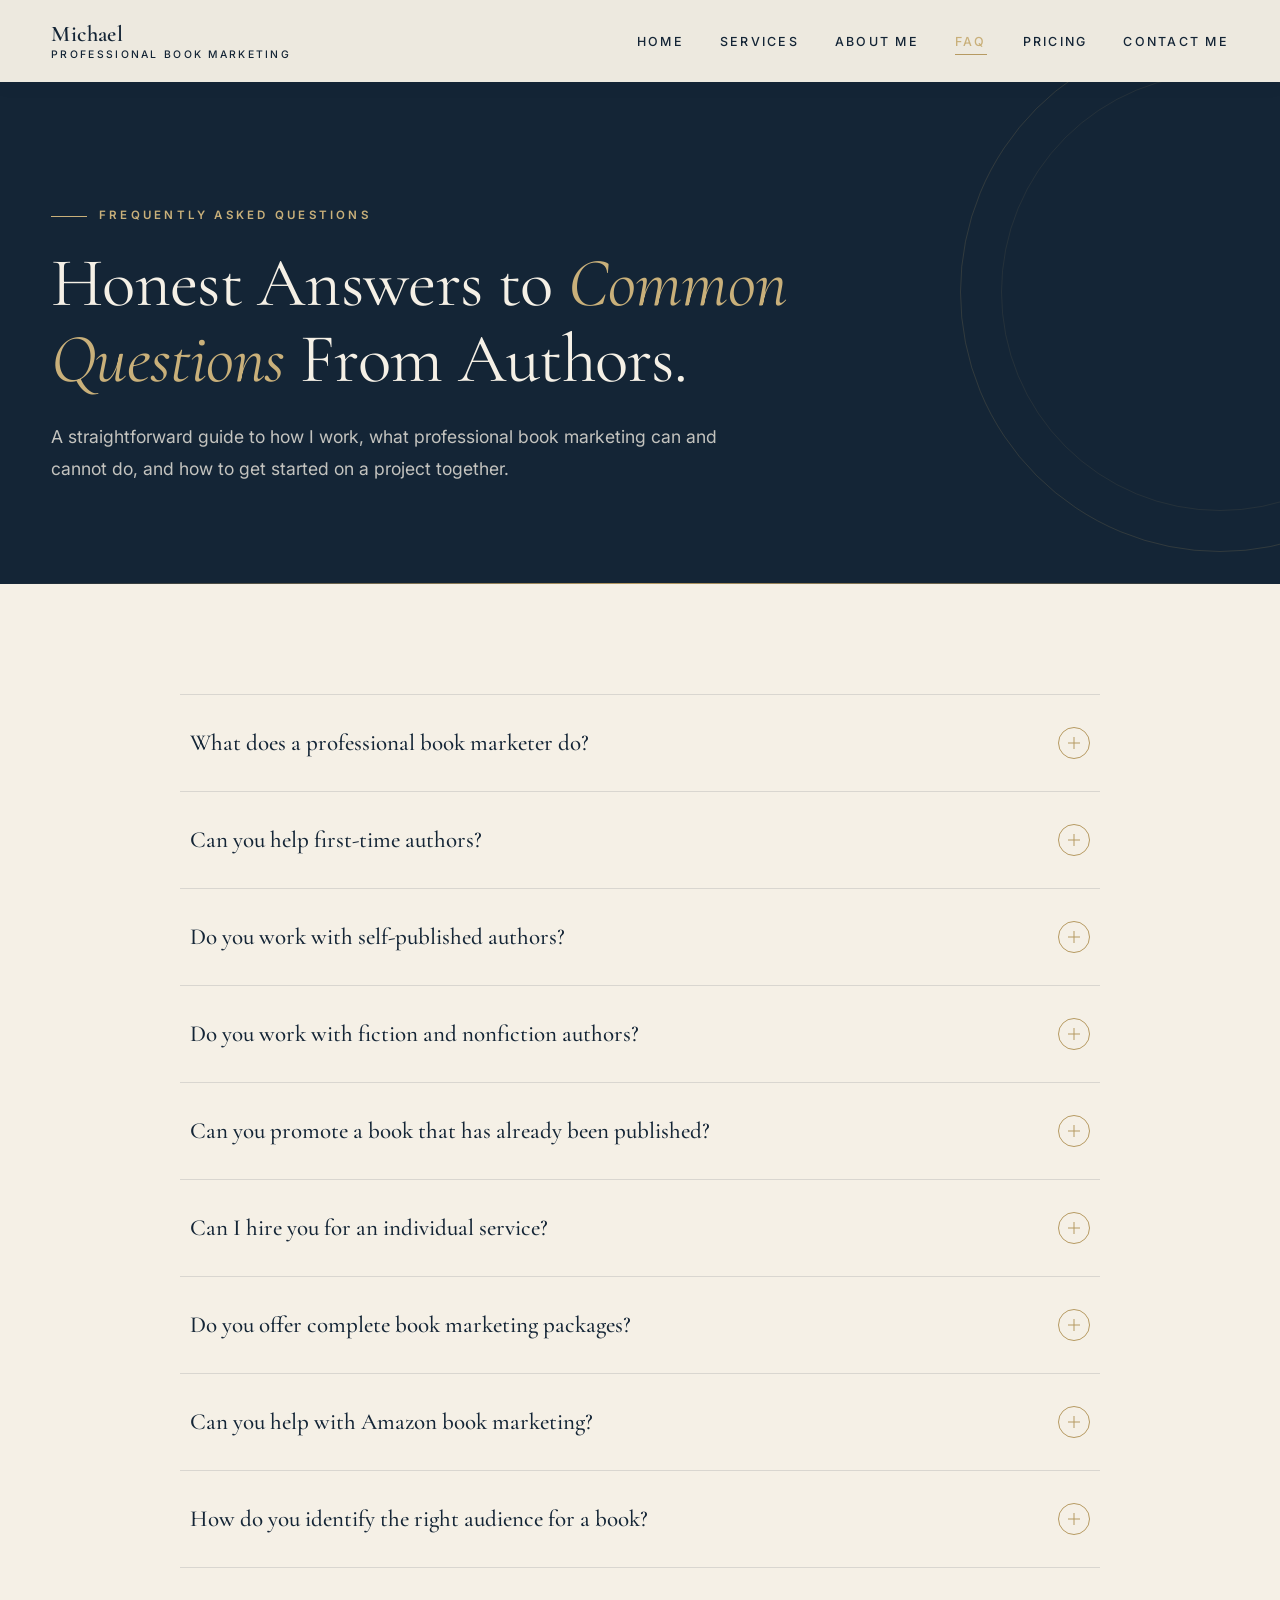
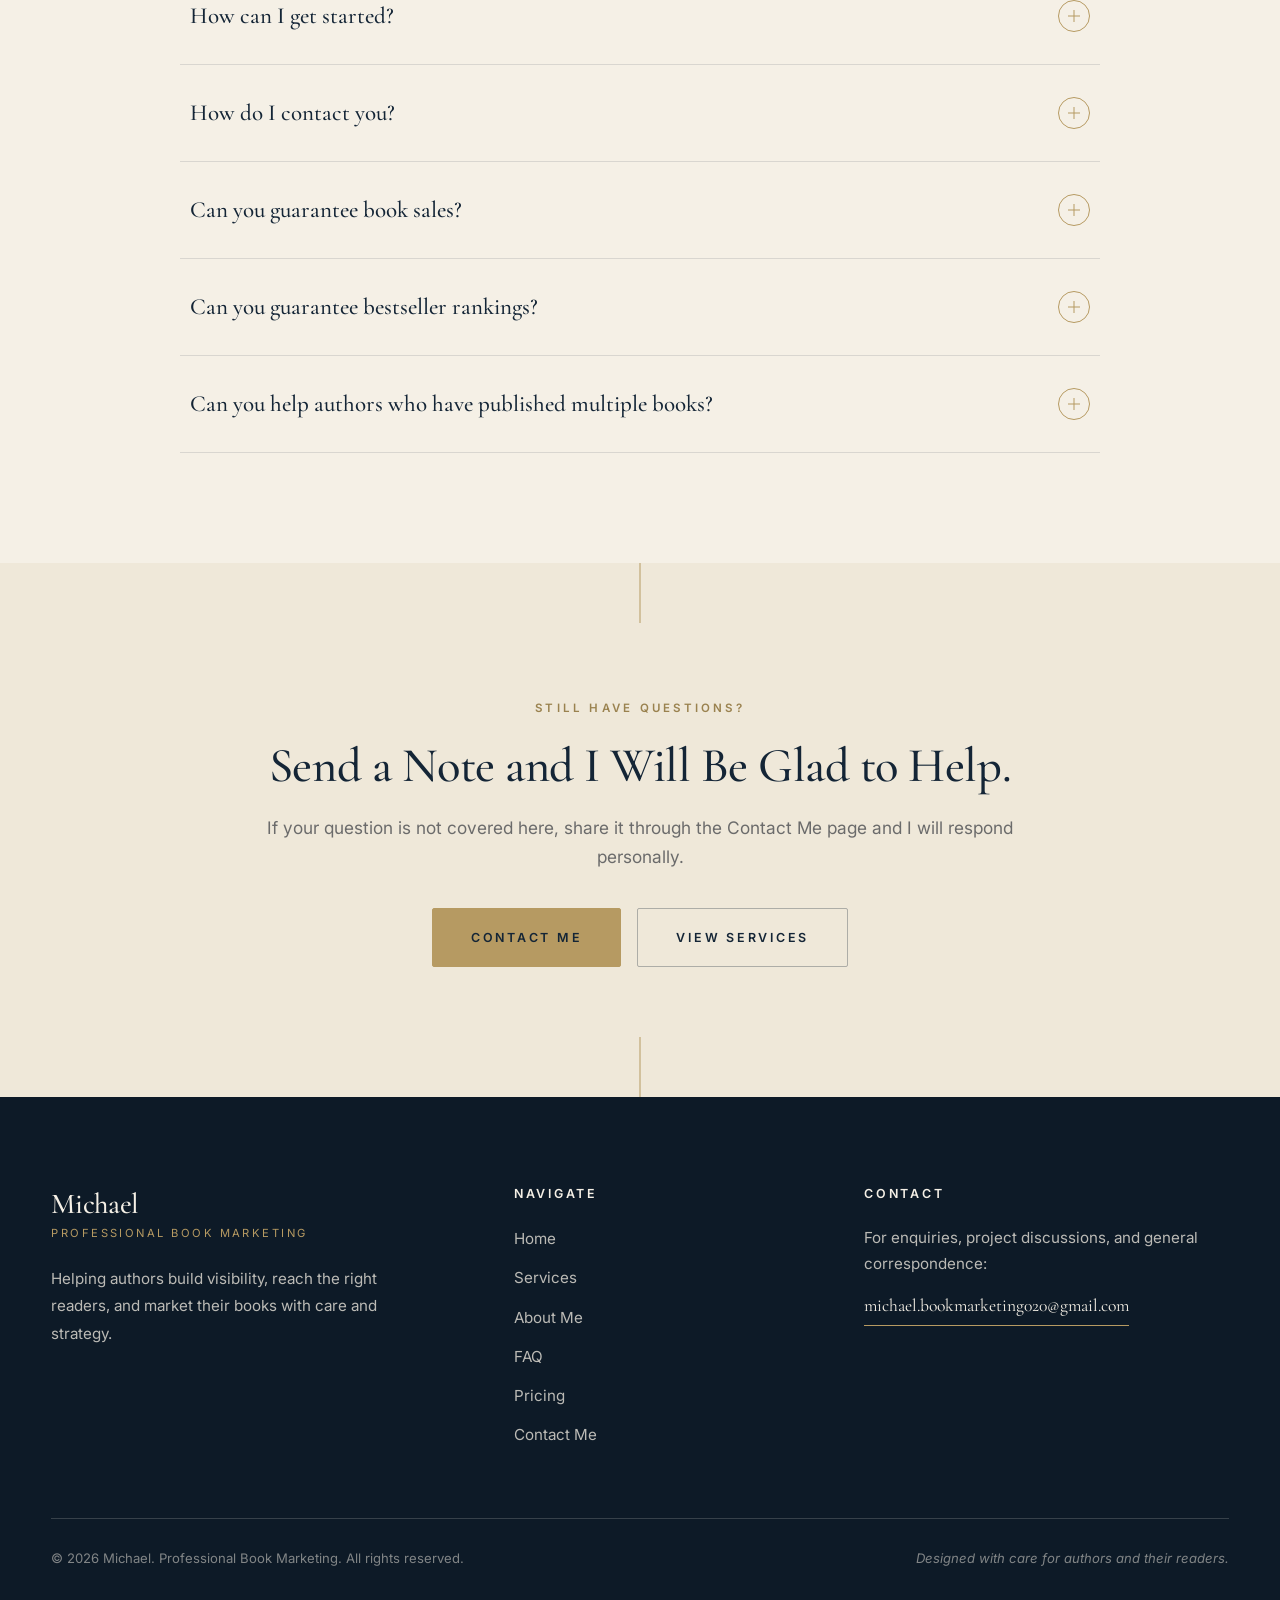
<file: faq.html>
<!DOCTYPE html>
<html lang="en">
<head>
    <meta charset="UTF-8">
    <meta name="viewport" content="width=device-width, initial-scale=1.0">
    <title>FAQ | Michael Professional Book Marketing</title>
    <meta name="description" content="Answers to frequently asked questions about professional book marketing, author promotion, Amazon marketing, service packages, and how to work with Michael.">
    <meta name="keywords" content="book marketing FAQ, author marketing questions, book promotion help, Amazon book marketing, self-published author marketing">
    <link rel="icon" type="image/png" href="my logo.png">
    <link rel="stylesheet" href="style.css">
    <link rel="preconnect" href="https://fonts.googleapis.com">
    <link rel="preconnect" href="https://fonts.gstatic.com" crossorigin>
    <link href="https://fonts.googleapis.com/css2?family=Cormorant+Garamond:wght@400;500;600;700&family=Inter:wght@300;400;500;600;700&display=swap" rel="stylesheet">
</head>
<body class="light-header">

    <!-- HEADER / NAVIGATION -->
    <header class="site-header" id="siteHeader">
        <div class="container header-inner">
            <a href="index.html" class="brand text-only">
                <span class="brand-text">
                    <span class="brand-name">Michael</span>
                    <span class="brand-tag">Professional Book Marketing</span>
                </span>
            </a>

            <nav class="main-nav" aria-label="Primary">
                <button class="nav-toggle" id="navToggle" aria-label="Open navigation menu" aria-expanded="false">
                    <span></span>
                    <span></span>
                    <span></span>
                </button>
                <ul class="nav-list" id="navList">
                    <li><a href="index.html" class="nav-link">Home</a></li>
                    <li><a href="services.html" class="nav-link">Services</a></li>
                    <li><a href="about.html" class="nav-link">About Me</a></li>
                    <li><a href="faq.html" class="nav-link active">FAQ</a></li>
                    <li><a href="pricing.html" class="nav-link">Pricing</a></li>
                    <li><a href="contact.html" class="nav-link">Contact Me</a></li>
                </ul>
            </nav>
        </div>
    </header>

    <!-- PAGE HERO -->
    <section class="page-hero">
        <div class="container">
            <div class="page-hero-inner">
                <span class="eyebrow reveal">Frequently Asked Questions</span>
                <h1 class="reveal">Honest Answers to <em>Common Questions</em> From Authors.</h1>
                <p class="reveal">
                    A straightforward guide to how I work, what professional book marketing can and cannot do, and how to get started on a project together.
                </p>
            </div>
        </div>
        <div class="page-hero-decor" aria-hidden="true"></div>
    </section>

    <!-- FAQ SECTION -->
    <section class="faq-section">
        <div class="container">
            <div class="faq-list">

                <!-- 1 -->
                <div class="faq-item reveal">
                    <button class="faq-question" aria-expanded="false">
                        <span>What does a professional book marketer do?</span>
                        <span class="faq-icon" aria-hidden="true"></span>
                    </button>
                    <div class="faq-answer">
                        <div class="faq-answer-inner">
                            <p>
                                A professional book marketer helps authors give their books the best possible chance of being discovered, read, and recommended. The work includes planning a marketing strategy, improving how a book is presented, running advertising campaigns, reaching out to readers and reviewers, optimizing book listings on retail platforms, and measuring what is working so campaigns can be refined over time.
                            </p>
                            <p>
                                The role combines creative judgement, platform knowledge, data analysis, and communication. It is less about any single tactic and more about bringing every element together in a way that reflects the book and the audience it is written for.
                            </p>
                        </div>
                    </div>
                </div>

                <!-- 2 -->
                <div class="faq-item reveal">
                    <button class="faq-question" aria-expanded="false">
                        <span>Can you help first-time authors?</span>
                        <span class="faq-icon" aria-hidden="true"></span>
                    </button>
                    <div class="faq-answer">
                        <div class="faq-answer-inner">
                            <p>
                                Yes. A meaningful portion of my work is with first-time authors who are preparing to launch a debut book or are navigating the publishing world for the first time. I will walk through the fundamentals with you, explain the decisions that matter, and build a marketing plan that fits your budget and goals.
                            </p>
                            <p>
                                Starting with a clear foundation often saves significant time, money, and frustration later in your author career.
                            </p>
                        </div>
                    </div>
                </div>

                <!-- 3 -->
                <div class="faq-item reveal">
                    <button class="faq-question" aria-expanded="false">
                        <span>Do you work with self-published authors?</span>
                        <span class="faq-icon" aria-hidden="true"></span>
                    </button>
                    <div class="faq-answer">
                        <div class="faq-answer-inner">
                            <p>
                                Yes. Self-published and independently published authors make up a significant part of the authors I support. The services I offer are well suited to the needs of independent authors who are responsible for their own marketing and want a professional partner for part or all of that work.
                            </p>
                        </div>
                    </div>
                </div>

                <!-- 4 -->
                <div class="faq-item reveal">
                    <button class="faq-question" aria-expanded="false">
                        <span>Do you work with fiction and nonfiction authors?</span>
                        <span class="faq-icon" aria-hidden="true"></span>
                    </button>
                    <div class="faq-answer">
                        <div class="faq-answer-inner">
                            <p>
                                Yes. I work with both fiction and nonfiction authors across a wide range of genres and subjects. Each category has its own reader behaviours, platforms, and conventions, and the marketing approach is always shaped around the specific book and its intended audience.
                            </p>
                            <p>
                                If you are unsure whether your genre or subject area is a fit, feel free to get in touch and share a little about your project.
                            </p>
                        </div>
                    </div>
                </div>

                <!-- 5 -->
                <div class="faq-item reveal">
                    <button class="faq-question" aria-expanded="false">
                        <span>Can you promote a book that has already been published?</span>
                        <span class="faq-icon" aria-hidden="true"></span>
                    </button>
                    <div class="faq-answer">
                        <div class="faq-answer-inner">
                            <p>
                                Absolutely. Backlist promotion is one of the most valuable areas of book marketing, and it is often underused. A book that has been published for months or years can still find new readers with the right combination of listing optimization, advertising, outreach, and audience targeting.
                            </p>
                            <p>
                                In many cases, a thoughtful backlist campaign produces better long-term results than a rushed launch campaign ever could.
                            </p>
                        </div>
                    </div>
                </div>

                <!-- 6 -->
                <div class="faq-item reveal">
                    <button class="faq-question" aria-expanded="false">
                        <span>Can I hire you for an individual service?</span>
                        <span class="faq-icon" aria-hidden="true"></span>
                    </button>
                    <div class="faq-answer">
                        <div class="faq-answer-inner">
                            <p>
                                Yes. Many authors come to me for a single focused service such as cover design, Amazon Ads management, keyword and category research, or a book description rewrite. Others prefer a broader engagement that covers several areas at once.
                            </p>
                            <p>
                                Either approach is welcome. We can discuss which services make the most sense for your book during an initial enquiry.
                            </p>
                        </div>
                    </div>
                </div>

                <!-- 7 -->
                <div class="faq-item reveal">
                    <button class="faq-question" aria-expanded="false">
                        <span>Do you offer complete book marketing packages?</span>
                        <span class="faq-icon" aria-hidden="true"></span>
                    </button>
                    <div class="faq-answer">
                        <div class="faq-answer-inner">
                            <p>
                                Yes. Three marketing packages are available: Essential Book Promotion, Professional Book Marketing, and Comprehensive Book Marketing. Each package brings together a combination of services suited to a particular stage or scale of marketing need.
                            </p>
                            <p>
                                The <a href="pricing.html" class="link-underline small">Pricing page</a> has more details about what each package includes and the type of author it is designed for.
                            </p>
                        </div>
                    </div>
                </div>

                <!-- 8 -->
                <div class="faq-item reveal">
                    <button class="faq-question" aria-expanded="false">
                        <span>Can you help with Amazon book marketing?</span>
                        <span class="faq-icon" aria-hidden="true"></span>
                    </button>
                    <div class="faq-answer">
                        <div class="faq-answer-inner">
                            <p>
                                Yes. Amazon is one of the most important platforms for most independent authors, and a significant portion of my work focuses on it. I can help with Amazon Ads management, KDP listing optimization, keyword and category research, Author Page improvements, A+ Content design, book description rewriting, and overall discoverability.
                            </p>
                            <p>
                                The right combination depends on where your book is in its lifecycle and what you want to achieve.
                            </p>
                        </div>
                    </div>
                </div>

                <!-- 9 -->
                <div class="faq-item reveal">
                    <button class="faq-question" aria-expanded="false">
                        <span>How do you identify the right audience for a book?</span>
                        <span class="faq-icon" aria-hidden="true"></span>
                    </button>
                    <div class="faq-answer">
                        <div class="faq-answer-inner">
                            <p>
                                Audience identification is a mix of structured research and informed judgement. I look at comparable titles, reader reviews, popular keywords and categories, bestseller lists in the relevant niches, and the conversations happening in reader communities. From that, I build a picture of who the book is for and where those readers tend to spend their time.
                            </p>
                            <p>
                                That picture then informs every other decision, from advertising targeting and newsletter outreach to the language used in book descriptions and promotional graphics.
                            </p>
                        </div>
                    </div>
                </div>

                <!-- 10 -->
                <div class="faq-item reveal">
                    <button class="faq-question" aria-expanded="false">
                        <span>How can I get started?</span>
                        <span class="faq-icon" aria-hidden="true"></span>
                    </button>
                    <div class="faq-answer">
                        <div class="faq-answer-inner">
                            <p>
                                Visit the <a href="contact.html" class="link-underline small">Contact Me page</a> and send a brief enquiry. Share a little about your book, its genre, where it is in its lifecycle, and what you are hoping to achieve. I will respond with initial thoughts on how we might work together and recommend the services or package that make the most sense for your situation.
                            </p>
                            <p>
                                There is no obligation to proceed, and no pressure. A thoughtful initial conversation benefits both of us.
                            </p>
                        </div>
                    </div>
                </div>

                <!-- 11 -->
                <div class="faq-item reveal">
                    <button class="faq-question" aria-expanded="false">
                        <span>How do I contact you?</span>
                        <span class="faq-icon" aria-hidden="true"></span>
                    </button>
                    <div class="faq-answer">
                        <div class="faq-answer-inner">
                            <p>
                                The simplest way is through the contact form on the <a href="contact.html" class="link-underline small">Contact Me page</a>, which sends your enquiry directly to me. You are also welcome to email me at <a href="mailto:michael.bookmarketing020@gmail.com" class="link-underline small">michael.bookmarketing020@gmail.com</a>.
                            </p>
                            <p>
                                I respond to enquiries personally and aim to reply within a reasonable period of time.
                            </p>
                        </div>
                    </div>
                </div>

                <!-- 12 -->
                <div class="faq-item reveal">
                    <button class="faq-question" aria-expanded="false">
                        <span>Can you guarantee book sales?</span>
                        <span class="faq-icon" aria-hidden="true"></span>
                    </button>
                    <div class="faq-answer">
                        <div class="faq-answer-inner">
                            <p>
                                No. Anyone who guarantees a specific number of book sales is not being honest with you. Book sales depend on many factors, including the book itself, the market conditions at the time, the genre, the price, the cover, reader reception, and the quality and consistency of marketing activity.
                            </p>
                            <p>
                                What I can guarantee is careful planning, professional execution, honest reporting, and ongoing refinement of campaigns based on real performance data. Those are the ingredients that give a book its best chance of selling well over time.
                            </p>
                        </div>
                    </div>
                </div>

                <!-- 13 -->
                <div class="faq-item reveal">
                    <button class="faq-question" aria-expanded="false">
                        <span>Can you guarantee bestseller rankings?</span>
                        <span class="faq-icon" aria-hidden="true"></span>
                    </button>
                    <div class="faq-answer">
                        <div class="faq-answer-inner">
                            <p>
                                No. Bestseller rankings are influenced by many factors that no marketer can fully control, including the activity of competing titles at any given moment. I have been fortunate to support twenty authors who have achieved bestseller status in their categories, but those results came from a combination of strong books, considered strategy, and favourable timing.
                            </p>
                            <p>
                                If someone promises you a bestseller ranking in advance, treat that promise with caution.
                            </p>
                        </div>
                    </div>
                </div>

                <!-- 14 -->
                <div class="faq-item reveal">
                    <button class="faq-question" aria-expanded="false">
                        <span>Can you help authors who have published multiple books?</span>
                        <span class="faq-icon" aria-hidden="true"></span>
                    </button>
                    <div class="faq-answer">
                        <div class="faq-answer-inner">
                            <p>
                                Yes. Authors with multiple published books often have the most to gain from focused marketing. A strong backlist can support a new release, a series can be promoted as a whole, and a developed author brand makes every subsequent campaign easier and more effective.
                            </p>
                            <p>
                                For established authors, I often recommend starting with a visibility audit to identify where the greatest opportunities are, then building a plan from there.
                            </p>
                        </div>
                    </div>
                </div>

            </div>
        </div>
    </section>

    <!-- FINAL CALL TO ACTION -->
    <section class="section section-cta">
        <div class="container cta-inner reveal">
            <span class="eyebrow dark">Still Have Questions?</span>
            <h2 class="section-title">Send a Note and I Will Be Glad to Help.</h2>
            <p>
                If your question is not covered here, share it through the Contact Me page and I will respond personally.
            </p>
            <div class="cta-buttons">
                <a href="contact.html" class="btn btn-primary">Contact Me</a>
                <a href="services.html" class="btn btn-ghost dark">View Services</a>
            </div>
        </div>
    </section>

    <!-- FOOTER -->
    <footer class="site-footer">
        <div class="container footer-inner">
            <div class="footer-brand">
                <h3 class="footer-title">Michael</h3>
                <p class="footer-tag">Professional Book Marketing</p>
                <p class="footer-blurb">
                    Helping authors build visibility, reach the right readers, and market their books with care and strategy.
                </p>
            </div>

            <div class="footer-links">
                <h4>Navigate</h4>
                <ul>
                    <li><a href="index.html">Home</a></li>
                    <li><a href="services.html">Services</a></li>
                    <li><a href="about.html">About Me</a></li>
                    <li><a href="faq.html">FAQ</a></li>
                    <li><a href="pricing.html">Pricing</a></li>
                    <li><a href="contact.html">Contact Me</a></li>
                </ul>
            </div>

            <div class="footer-contact">
                <h4>Contact</h4>
                <p>For enquiries, project discussions, and general correspondence:</p>
                <a href="mailto:michael.bookmarketing020@gmail.com" class="footer-email">michael.bookmarketing020@gmail.com</a>
            </div>
        </div>

        <div class="footer-bottom">
            <div class="container footer-bottom-inner">
                <p>&copy; <span id="year"></span> Michael. Professional Book Marketing. All rights reserved.</p>
                <p class="footer-fine">Designed with care for authors and their readers.</p>
            </div>
        </div>
    </footer>

    <!-- INLINE SCRIPT -->
    <script>
        // Mobile navigation
        const navToggle = document.getElementById('navToggle');
        const navList = document.getElementById('navList');
        if (navToggle && navList) {
            navToggle.addEventListener('click', function () {
                const isOpen = navList.classList.toggle('open');
                navToggle.classList.toggle('active', isOpen);
                navToggle.setAttribute('aria-expanded', isOpen ? 'true' : 'false');
            });
            document.querySelectorAll('.nav-link').forEach(link => {
                link.addEventListener('click', () => {
                    navList.classList.remove('open');
                    navToggle.classList.remove('active');
                    navToggle.setAttribute('aria-expanded', 'false');
                });
            });
        }

        // Footer year
        const yearEl = document.getElementById('year');
        if (yearEl) yearEl.textContent = new Date().getFullYear();

        // Header scroll state
        const header = document.getElementById('siteHeader');
        const onScroll = () => {
            if (window.scrollY > 40) header.classList.add('scrolled');
            else header.classList.remove('scrolled');
        };
        window.addEventListener('scroll', onScroll, { passive: true });
        onScroll();

        // Reveal
        const prefersReducedMotion = window.matchMedia('(prefers-reduced-motion: reduce)').matches;
        const reveals = document.querySelectorAll('.reveal');
        if (prefersReducedMotion) {
            reveals.forEach(el => el.classList.add('visible'));
        } else if ('IntersectionObserver' in window) {
            const observer = new IntersectionObserver((entries) => {
                entries.forEach((entry, i) => {
                    if (entry.isIntersecting) {
                        setTimeout(() => entry.target.classList.add('visible'), i * 50);
                        observer.unobserve(entry.target);
                    }
                });
            }, { threshold: 0.12, rootMargin: '0px 0px -40px 0px' });
            reveals.forEach(el => observer.observe(el));
        } else {
            reveals.forEach(el => el.classList.add('visible'));
        }

        // FAQ accordion
        const faqItems = document.querySelectorAll('.faq-item');
        faqItems.forEach(item => {
            const question = item.querySelector('.faq-question');
            const answer = item.querySelector('.faq-answer');
            question.addEventListener('click', () => {
                const isOpen = item.classList.contains('open');

                // Close all others (single-open accordion)
                faqItems.forEach(other => {
                    if (other !== item && other.classList.contains('open')) {
                        other.classList.remove('open');
                        const otherAnswer = other.querySelector('.faq-answer');
                        const otherQuestion = other.querySelector('.faq-question');
                        otherAnswer.style.maxHeight = null;
                        otherQuestion.setAttribute('aria-expanded', 'false');
                    }
                });

                if (isOpen) {
                    item.classList.remove('open');
                    answer.style.maxHeight = null;
                    question.setAttribute('aria-expanded', 'false');
                } else {
                    item.classList.add('open');
                    answer.style.maxHeight = answer.scrollHeight + 'px';
                    question.setAttribute('aria-expanded', 'true');
                }
            });
        });

        // Recalculate open accordion height on resize
        window.addEventListener('resize', () => {
            document.querySelectorAll('.faq-item.open').forEach(item => {
                const answer = item.querySelector('.faq-answer');
                answer.style.maxHeight = answer.scrollHeight + 'px';
            });
        });
    </script>
</body>
</html>
</file>
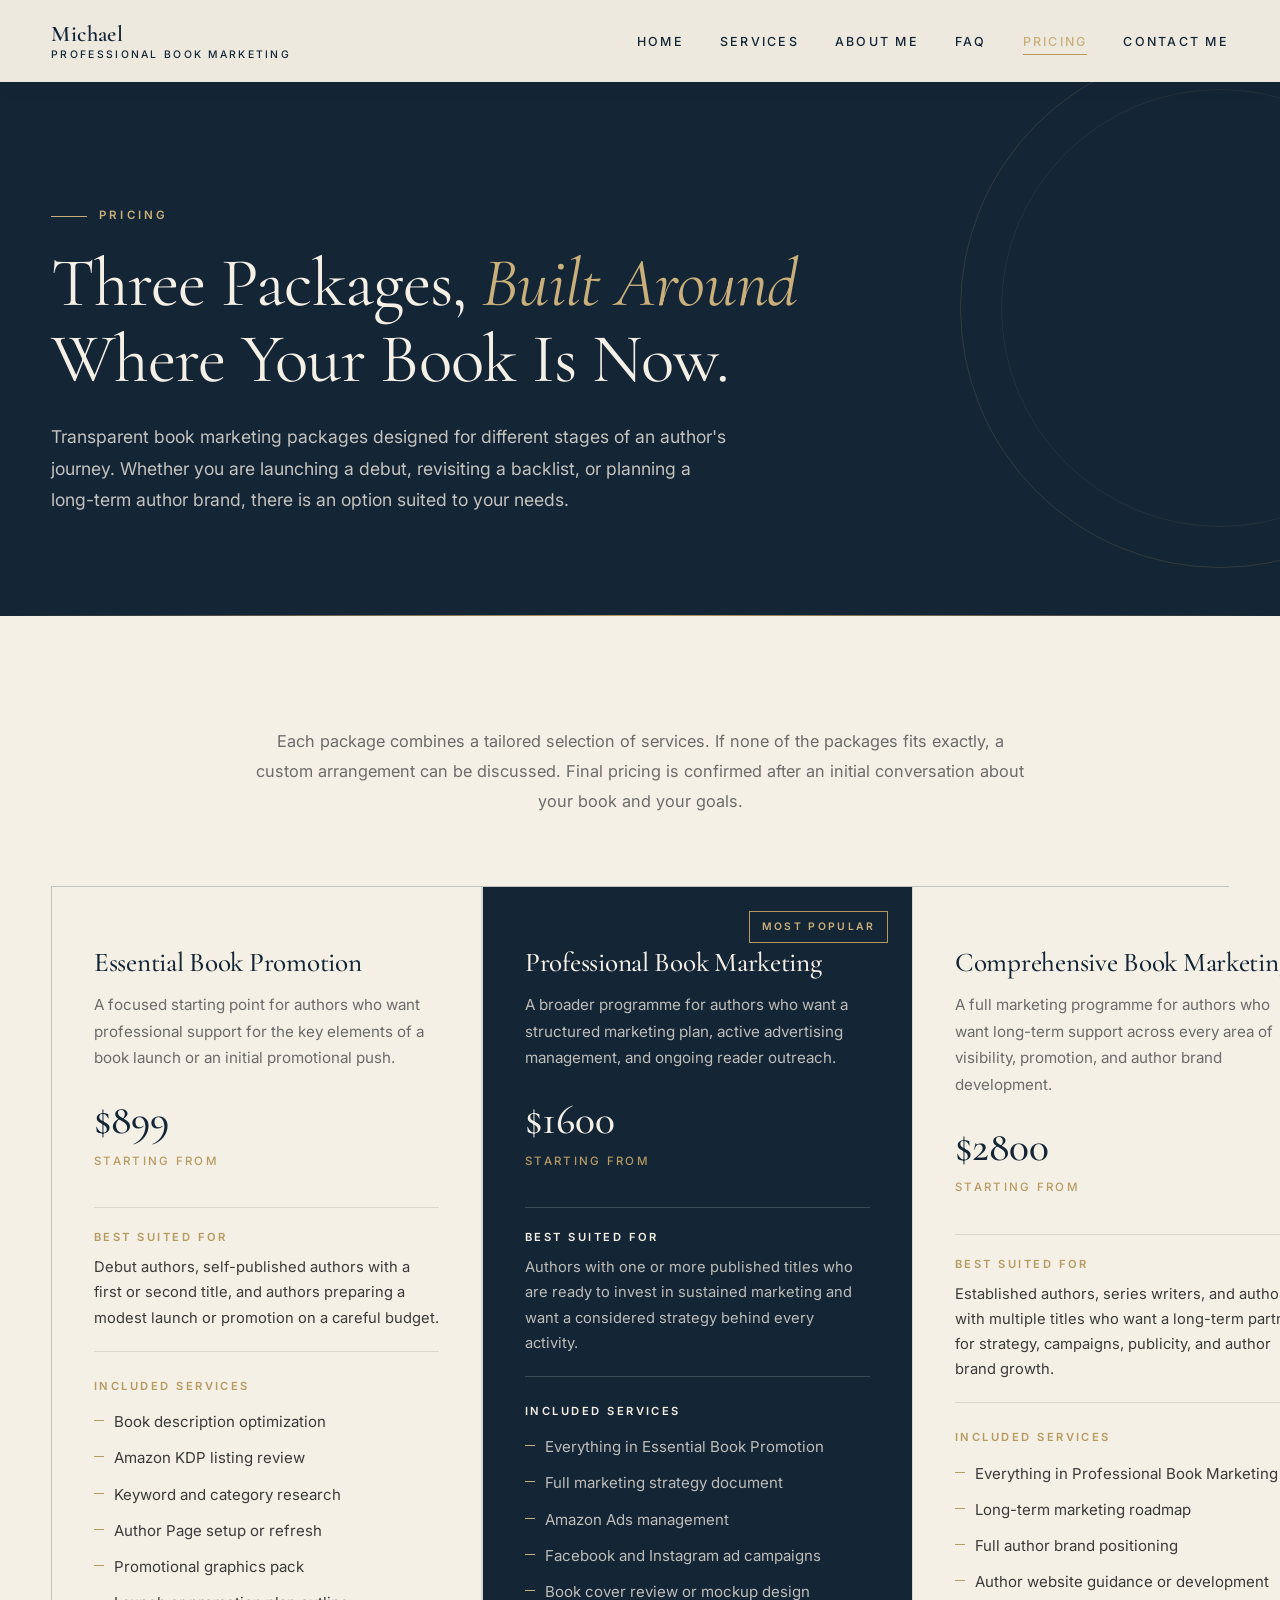
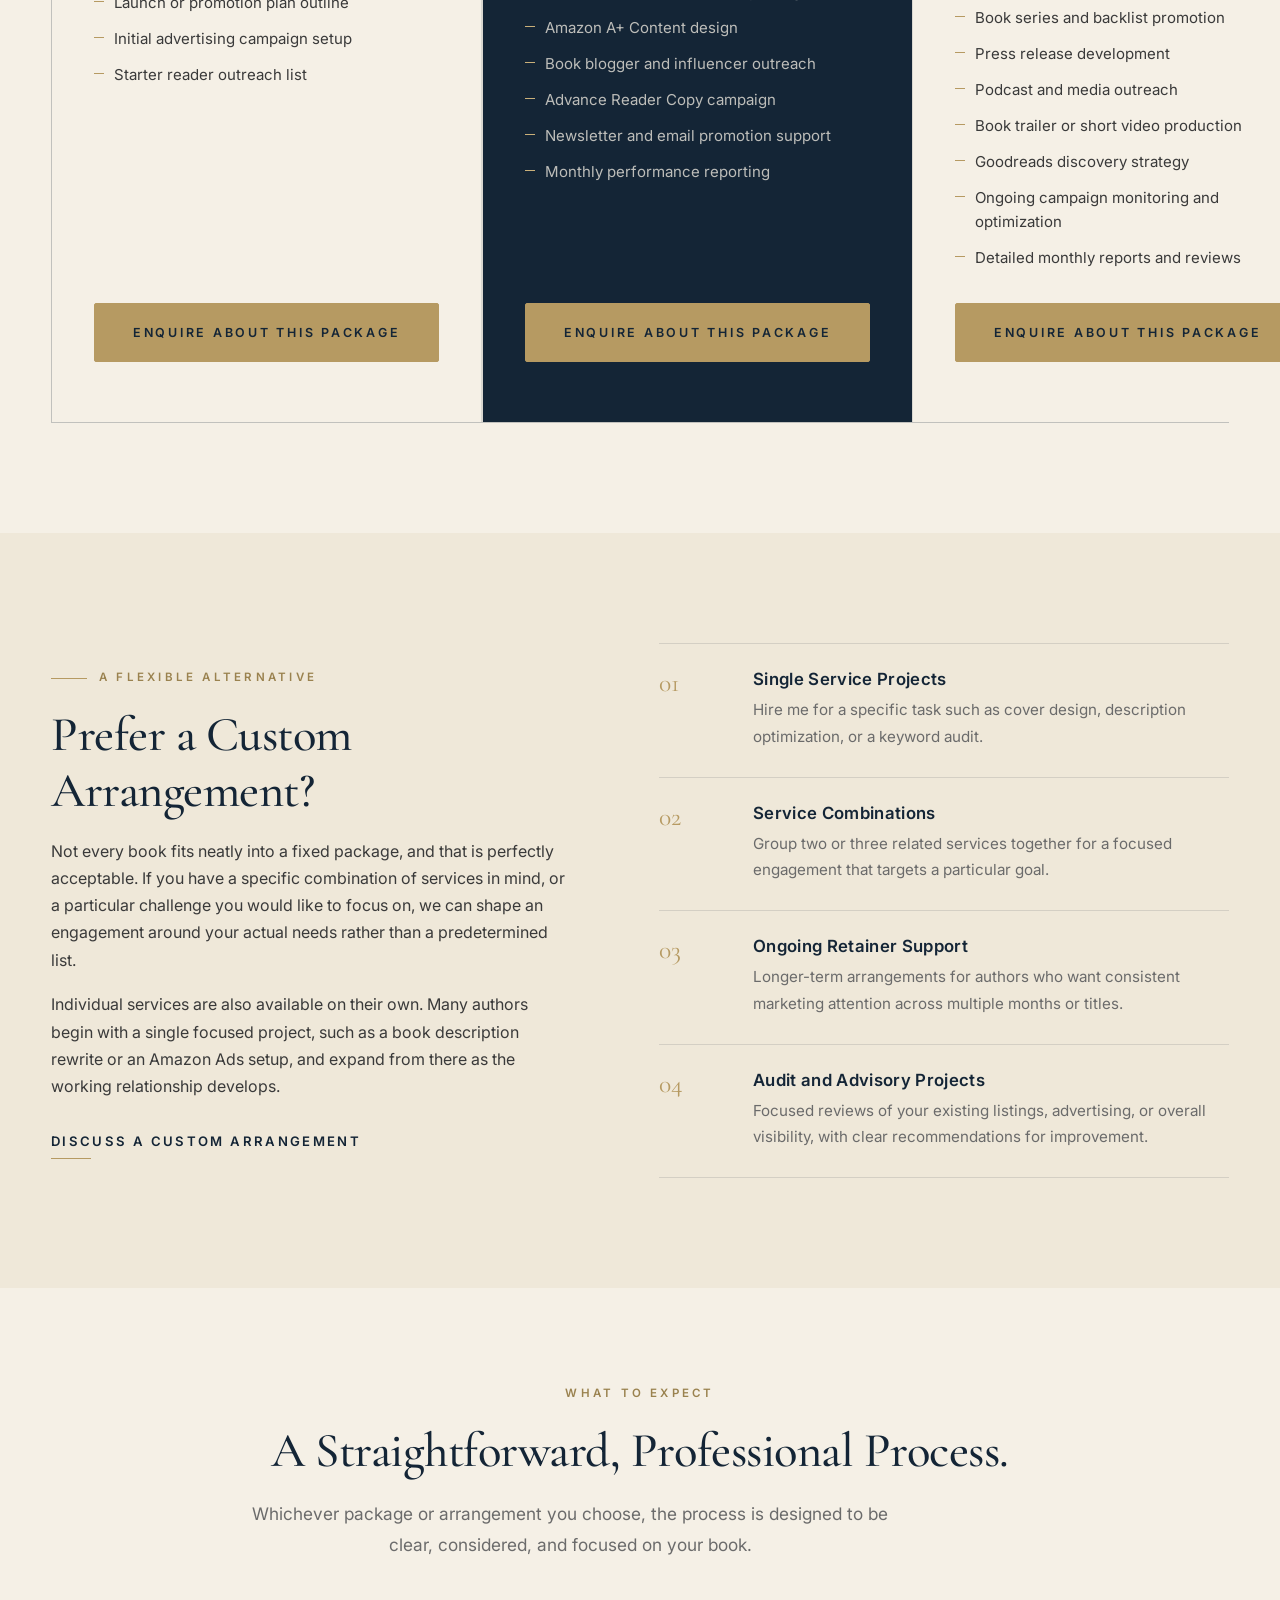
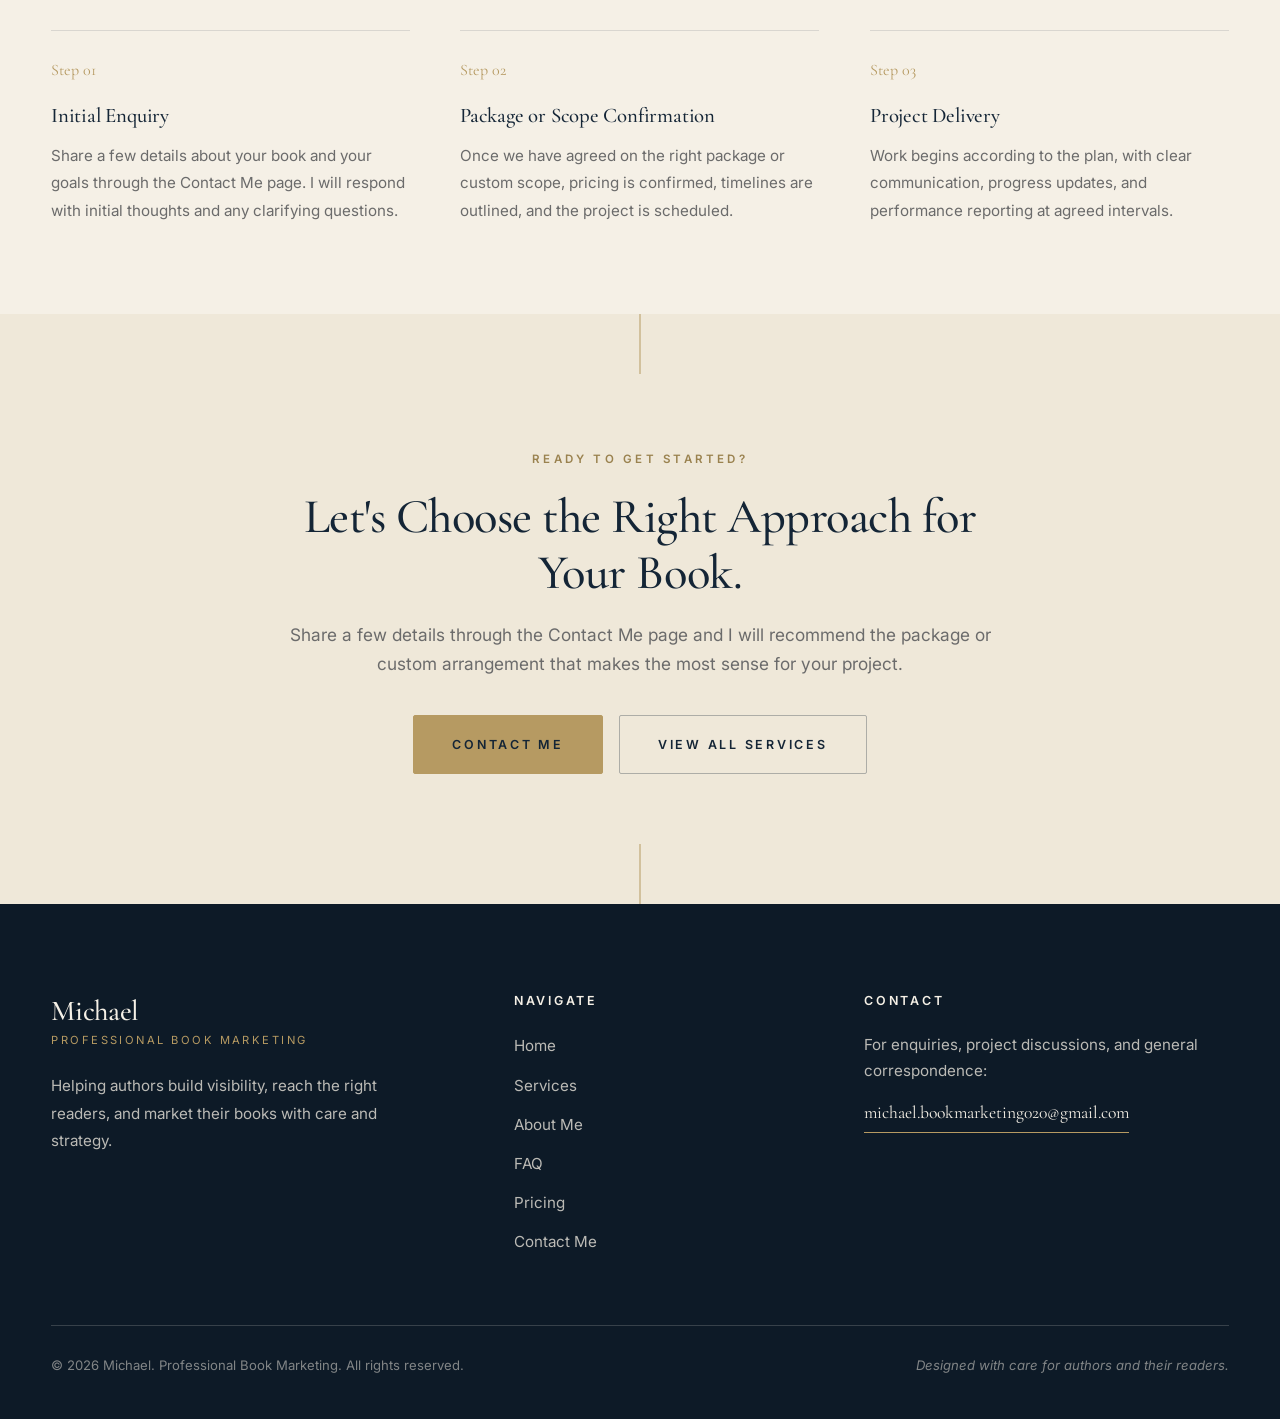
<file: pricing.html>
<!DOCTYPE html>
<html lang="en">
<head>
    <meta charset="UTF-8">
    <meta name="viewport" content="width=device-width, initial-scale=1.0">
    <title>Pricing | Michael Professional Book Marketing</title>
    <meta name="description" content="Three professional book marketing packages suited to different stages of an author's journey. Essential Book Promotion, Professional Book Marketing, and Comprehensive Book Marketing options available.">
    <meta name="keywords" content="book marketing pricing, book marketing packages, author marketing cost, professional book promotion packages">
    <link rel="icon" type="image/png" href="my logo.png">
    <link rel="stylesheet" href="style.css">
    <link rel="preconnect" href="https://fonts.googleapis.com">
    <link rel="preconnect" href="https://fonts.gstatic.com" crossorigin>
    <link href="https://fonts.googleapis.com/css2?family=Cormorant+Garamond:wght@400;500;600;700&family=Inter:wght@300;400;500;600;700&display=swap" rel="stylesheet">
</head>
<body class="light-header">

    <!-- HEADER / NAVIGATION -->
    <header class="site-header" id="siteHeader">
        <div class="container header-inner">
            <a href="index.html" class="brand text-only">
                <span class="brand-text">
                    <span class="brand-name">Michael</span>
                    <span class="brand-tag">Professional Book Marketing</span>
                </span>
            </a>

            <nav class="main-nav" aria-label="Primary">
                <button class="nav-toggle" id="navToggle" aria-label="Open navigation menu" aria-expanded="false">
                    <span></span>
                    <span></span>
                    <span></span>
                </button>
                <ul class="nav-list" id="navList">
                    <li><a href="index.html" class="nav-link">Home</a></li>
                    <li><a href="services.html" class="nav-link">Services</a></li>
                    <li><a href="about.html" class="nav-link">About Me</a></li>
                    <li><a href="faq.html" class="nav-link">FAQ</a></li>
                    <li><a href="pricing.html" class="nav-link active">Pricing</a></li>
                    <li><a href="contact.html" class="nav-link">Contact Me</a></li>
                </ul>
            </nav>
        </div>
    </header>

    <!-- PAGE HERO -->
    <section class="page-hero">
        <div class="container">
            <div class="page-hero-inner">
                <span class="eyebrow reveal">Pricing</span>
                <h1 class="reveal">Three Packages, <em>Built Around</em> Where Your Book Is Now.</h1>
                <p class="reveal">
                    Transparent book marketing packages designed for different stages of an author's journey. Whether you are launching a debut, revisiting a backlist, or planning a long-term author brand, there is an option suited to your needs.
                </p>
            </div>
        </div>
        <div class="page-hero-decor" aria-hidden="true"></div>
    </section>

    <!-- PRICING SECTION -->
    <section class="pricing-section">
        <div class="container">
            <p class="pricing-note reveal">
                Each package combines a tailored selection of services. If none of the packages fits exactly, a custom arrangement can be discussed. Final pricing is confirmed after an initial conversation about your book and your goals.
            </p>

            <div class="pricing-grid">

                <!-- PACKAGE 1: ESSENTIAL -->
                <article class="pricing-card reveal">
                    <h3 class="pricing-name">Essential Book Promotion</h3>
                    <p class="pricing-desc">
                        A focused starting point for authors who want professional support for the key elements of a book launch or an initial promotional push.
                    </p>

                    <div class="pricing-price">$899</div>
                    <span class="pricing-price-note">Starting From</span>

                    <div class="pricing-for">
                        <span class="pricing-for-label">Best Suited For</span>
                        <p>Debut authors, self-published authors with a first or second title, and authors preparing a modest launch or promotion on a careful budget.</p>
                    </div>

                    <div class="pricing-features">
                        <h4>Included Services</h4>
                        <ul>
                            <li>Book description optimization</li>
                            <li>Amazon KDP listing review</li>
                            <li>Keyword and category research</li>
                            <li>Author Page setup or refresh</li>
                            <li>Promotional graphics pack</li>
                            <li>Launch or promotion plan outline</li>
                            <li>Initial advertising campaign setup</li>
                            <li>Starter reader outreach list</li>
                        </ul>
                    </div>

                    <a href="contact.html" class="btn btn-primary">Enquire About This Package</a>
                </article>

                <!-- PACKAGE 2: PROFESSIONAL (FEATURED) -->
                <article class="pricing-card featured reveal">
                    <span class="pricing-tag">Most Popular</span>
                    <h3 class="pricing-name">Professional Book Marketing</h3>
                    <p class="pricing-desc">
                        A broader programme for authors who want a structured marketing plan, active advertising management, and ongoing reader outreach.
                    </p>

                    <div class="pricing-price">$1600</div>
                    <span class="pricing-price-note">Starting From</span>

                    <div class="pricing-for">
                        <span class="pricing-for-label">Best Suited For</span>
                        <p>Authors with one or more published titles who are ready to invest in sustained marketing and want a considered strategy behind every activity.</p>
                    </div>

                    <div class="pricing-features">
                        <h4>Included Services</h4>
                        <ul>
                            <li>Everything in Essential Book Promotion</li>
                            <li>Full marketing strategy document</li>
                            <li>Amazon Ads management</li>
                            <li>Facebook and Instagram ad campaigns</li>
                            <li>Book cover review or mockup design</li>
                            <li>Amazon A+ Content design</li>
                            <li>Book blogger and influencer outreach</li>
                            <li>Advance Reader Copy campaign</li>
                            <li>Newsletter and email promotion support</li>
                            <li>Monthly performance reporting</li>
                        </ul>
                    </div>

                    <a href="contact.html" class="btn btn-primary">Enquire About This Package</a>
                </article>

                <!-- PACKAGE 3: COMPREHENSIVE -->
                <article class="pricing-card reveal">
                    <h3 class="pricing-name">Comprehensive Book Marketing</h3>
                    <p class="pricing-desc">
                        A full marketing programme for authors who want long-term support across every area of visibility, promotion, and author brand development.
                    </p>

                    <div class="pricing-price">$2800</div>
                    <span class="pricing-price-note">Starting From</span>

                    <div class="pricing-for">
                        <span class="pricing-for-label">Best Suited For</span>
                        <p>Established authors, series writers, and authors with multiple titles who want a long-term partner for strategy, campaigns, publicity, and author brand growth.</p>
                    </div>

                    <div class="pricing-features">
                        <h4>Included Services</h4>
                        <ul>
                            <li>Everything in Professional Book Marketing</li>
                            <li>Long-term marketing roadmap</li>
                            <li>Full author brand positioning</li>
                            <li>Author website guidance or development</li>
                            <li>Book series and backlist promotion</li>
                            <li>Press release development</li>
                            <li>Podcast and media outreach</li>
                            <li>Book trailer or short video production</li>
                            <li>Goodreads discovery strategy</li>
                            <li>Ongoing campaign monitoring and optimization</li>
                            <li>Detailed monthly reports and reviews</li>
                        </ul>
                    </div>

                    <a href="contact.html" class="btn btn-primary">Enquire About This Package</a>
                </article>

            </div>
        </div>
    </section>

    <!-- CUSTOM OPTIONS SECTION -->
    <section class="section section-intro-split">
        <div class="container intro-split">
            <div class="reveal">
                <span class="eyebrow dark">A Flexible Alternative</span>
                <h2 class="section-title">Prefer a Custom Arrangement?</h2>
                <p>
                    Not every book fits neatly into a fixed package, and that is perfectly acceptable. If you have a specific combination of services in mind, or a particular challenge you would like to focus on, we can shape an engagement around your actual needs rather than a predetermined list.
                </p>
                <p>
                    Individual services are also available on their own. Many authors begin with a single focused project, such as a book description rewrite or an Amazon Ads setup, and expand from there as the working relationship develops.
                </p>
                <a href="contact.html" class="link-underline">Discuss a Custom Arrangement</a>
            </div>

            <div class="reveal">
                <div class="custom-points">
                    <div class="custom-point">
                        <span class="custom-point-num">01</span>
                        <div>
                            <h4>Single Service Projects</h4>
                            <p>Hire me for a specific task such as cover design, description optimization, or a keyword audit.</p>
                        </div>
                    </div>
                    <div class="custom-point">
                        <span class="custom-point-num">02</span>
                        <div>
                            <h4>Service Combinations</h4>
                            <p>Group two or three related services together for a focused engagement that targets a particular goal.</p>
                        </div>
                    </div>
                    <div class="custom-point">
                        <span class="custom-point-num">03</span>
                        <div>
                            <h4>Ongoing Retainer Support</h4>
                            <p>Longer-term arrangements for authors who want consistent marketing attention across multiple months or titles.</p>
                        </div>
                    </div>
                    <div class="custom-point">
                        <span class="custom-point-num">04</span>
                        <div>
                            <h4>Audit and Advisory Projects</h4>
                            <p>Focused reviews of your existing listings, advertising, or overall visibility, with clear recommendations for improvement.</p>
                        </div>
                    </div>
                </div>
            </div>
        </div>
    </section>

    <!-- WHAT IS INCLUDED NOTE -->
    <section class="section" style="background: var(--ivory); padding-top: 90px; padding-bottom: 90px;">
        <div class="container">
            <div class="section-head center reveal">
                <span class="eyebrow dark">What to Expect</span>
                <h2 class="section-title">A Straightforward, Professional Process.</h2>
                <p class="section-intro">
                    Whichever package or arrangement you choose, the process is designed to be clear, considered, and focused on your book.
                </p>
            </div>

            <div class="approach-grid" style="margin-top: 30px;">
                <div class="approach-item reveal" style="border-top-color: var(--line);">
                    <span class="num">Step 01</span>
                    <h3 style="color: var(--navy);">Initial Enquiry</h3>
                    <p style="color: var(--muted);">
                        Share a few details about your book and your goals through the Contact Me page. I will respond with initial thoughts and any clarifying questions.
                    </p>
                </div>
                <div class="approach-item reveal" style="border-top-color: var(--line);">
                    <span class="num">Step 02</span>
                    <h3 style="color: var(--navy);">Package or Scope Confirmation</h3>
                    <p style="color: var(--muted);">
                        Once we have agreed on the right package or custom scope, pricing is confirmed, timelines are outlined, and the project is scheduled.
                    </p>
                </div>
                <div class="approach-item reveal" style="border-top-color: var(--line);">
                    <span class="num">Step 03</span>
                    <h3 style="color: var(--navy);">Project Delivery</h3>
                    <p style="color: var(--muted);">
                        Work begins according to the plan, with clear communication, progress updates, and performance reporting at agreed intervals.
                    </p>
                </div>
            </div>
        </div>
    </section>

    <!-- FINAL CALL TO ACTION -->
    <section class="section section-cta">
        <div class="container cta-inner reveal">
            <span class="eyebrow dark">Ready to Get Started?</span>
            <h2 class="section-title">Let's Choose the Right Approach for Your Book.</h2>
            <p>
                Share a few details through the Contact Me page and I will recommend the package or custom arrangement that makes the most sense for your project.
            </p>
            <div class="cta-buttons">
                <a href="contact.html" class="btn btn-primary">Contact Me</a>
                <a href="services.html" class="btn btn-ghost dark">View All Services</a>
            </div>
        </div>
    </section>

    <!-- FOOTER -->
    <footer class="site-footer">
        <div class="container footer-inner">
            <div class="footer-brand">
                <h3 class="footer-title">Michael</h3>
                <p class="footer-tag">Professional Book Marketing</p>
                <p class="footer-blurb">
                    Helping authors build visibility, reach the right readers, and market their books with care and strategy.
                </p>
            </div>

            <div class="footer-links">
                <h4>Navigate</h4>
                <ul>
                    <li><a href="index.html">Home</a></li>
                    <li><a href="services.html">Services</a></li>
                    <li><a href="about.html">About Me</a></li>
                    <li><a href="faq.html">FAQ</a></li>
                    <li><a href="pricing.html">Pricing</a></li>
                    <li><a href="contact.html">Contact Me</a></li>
                </ul>
            </div>

            <div class="footer-contact">
                <h4>Contact</h4>
                <p>For enquiries, project discussions, and general correspondence:</p>
                <a href="mailto:michael.bookmarketing020@gmail.com" class="footer-email">michael.bookmarketing020@gmail.com</a>
            </div>
        </div>

        <div class="footer-bottom">
            <div class="container footer-bottom-inner">
                <p>&copy; <span id="year"></span> Michael. Professional Book Marketing. All rights reserved.</p>
                <p class="footer-fine">Designed with care for authors and their readers.</p>
            </div>
        </div>
    </footer>

    <!-- PAGE-LEVEL STYLES FOR CUSTOM ARRANGEMENT POINTS -->
    <style>
        .custom-points { display: flex; flex-direction: column; gap: 0; }
        .custom-point {
            display: grid;
            grid-template-columns: 70px 1fr;
            gap: 24px;
            padding: 26px 0;
            border-bottom: 1px solid var(--line);
            align-items: flex-start;
            transition: padding 0.5s var(--ease);
        }
        .custom-point:first-child { border-top: 1px solid var(--line); }
        .custom-point:hover { padding-left: 10px; }
        .custom-point-num {
            font-family: var(--font-serif);
            font-size: 1.6rem;
            color: var(--gold);
            line-height: 1;
        }
        .custom-point h4 {
            color: var(--navy);
            font-size: 1.05rem;
            margin-bottom: 8px;
            letter-spacing: 0.02em;
        }
        .custom-point p {
            color: var(--muted);
            font-size: 0.95rem;
            line-height: 1.75;
            margin: 0;
        }
        @media (max-width: 768px) {
            .custom-point { grid-template-columns: 1fr; gap: 10px; padding: 22px 0; }
            .custom-point:hover { padding-left: 0; }
            .custom-point-num { font-size: 1.3rem; }
        }
    </style>

    <!-- INLINE SCRIPT -->
    <script>
        const navToggle = document.getElementById('navToggle');
        const navList = document.getElementById('navList');
        if (navToggle && navList) {
            navToggle.addEventListener('click', function () {
                const isOpen = navList.classList.toggle('open');
                navToggle.classList.toggle('active', isOpen);
                navToggle.setAttribute('aria-expanded', isOpen ? 'true' : 'false');
            });
            document.querySelectorAll('.nav-link').forEach(link => {
                link.addEventListener('click', () => {
                    navList.classList.remove('open');
                    navToggle.classList.remove('active');
                    navToggle.setAttribute('aria-expanded', 'false');
                });
            });
        }

        const yearEl = document.getElementById('year');
        if (yearEl) yearEl.textContent = new Date().getFullYear();

        const header = document.getElementById('siteHeader');
        const onScroll = () => {
            if (window.scrollY > 40) header.classList.add('scrolled');
            else header.classList.remove('scrolled');
        };
        window.addEventListener('scroll', onScroll, { passive: true });
        onScroll();

        const prefersReducedMotion = window.matchMedia('(prefers-reduced-motion: reduce)').matches;
        const reveals = document.querySelectorAll('.reveal');
        if (prefersReducedMotion) {
            reveals.forEach(el => el.classList.add('visible'));
        } else if ('IntersectionObserver' in window) {
            const observer = new IntersectionObserver((entries) => {
                entries.forEach((entry, i) => {
                    if (entry.isIntersecting) {
                        setTimeout(() => entry.target.classList.add('visible'), i * 70);
                        observer.unobserve(entry.target);
                    }
                });
            }, { threshold: 0.12, rootMargin: '0px 0px -60px 0px' });
            reveals.forEach(el => observer.observe(el));
        } else {
            reveals.forEach(el => el.classList.add('visible'));
        }
    </script>
</body>
</html>
</file>
<file: style.css>
/* ============================================
   MICHAEL | PROFESSIONAL BOOK MARKETING
   Shared Stylesheet
   ============================================ */

/* ---------- 1. DESIGN TOKENS ---------- */
:root {
    /* Brand Colors */
    --navy: #142536;
    --navy-deep: #0d1a27;
    --navy-soft: #1d3147;
    --ivory: #F5F0E6;
    --ivory-warm: #efe8d9;
    --ivory-deep: #e6dcc7;
    --gold: #B69A62;
    --gold-light: #c9b07a;
    --gold-deep: #9a824f;

    /* Neutrals */
    --ink: #1a1a1a;
    --ink-soft: #3a3a3a;
    --muted: #6b6b6b;
    --line: rgba(20, 37, 54, 0.12);
    --line-light: rgba(245, 240, 230, 0.18);

    /* Typography */
    --font-serif: 'Cormorant Garamond', 'Playfair Display', Georgia, 'Times New Roman', serif;
    --font-sans: 'Inter', -apple-system, BlinkMacSystemFont, 'Segoe UI', Roboto, Helvetica, Arial, sans-serif;

    /* Layout */
    --container: 1240px;
    --container-narrow: 980px;
    --radius-sm: 2px;
    --radius-md: 4px;

    /* Motion */
    --ease: cubic-bezier(0.645, 0.045, 0.355, 1);
    --ease-out: cubic-bezier(0.22, 0.61, 0.36, 1);
    --dur: 0.5s;
    --dur-fast: 0.3s;
    --dur-slow: 0.8s;

    /* Shadows */
    --shadow-sm: 0 4px 16px rgba(20, 37, 54, 0.06);
    --shadow-md: 0 10px 40px rgba(20, 37, 54, 0.1);
    --shadow-lg: 0 20px 60px rgba(20, 37, 54, 0.14);
}

/* ---------- 2. RESET & BASE ---------- */
*, *::before, *::after { box-sizing: border-box; }

html { scroll-behavior: smooth; -webkit-text-size-adjust: 100%; }

body {
    margin: 0;
    font-family: var(--font-sans);
    font-size: 16px;
    line-height: 1.7;
    color: var(--ink-soft);
    background: var(--ivory);
    -webkit-font-smoothing: antialiased;
    -moz-osx-font-smoothing: grayscale;
    overflow-x: hidden;
}

img { max-width: 100%; height: auto; display: block; }
button { font-family: inherit; cursor: pointer; border: none; background: none; }
a { color: inherit; text-decoration: none; transition: color var(--dur-fast) var(--ease); }
ul, ol { padding: 0; margin: 0; list-style: none; }

/* ---------- 3. TYPOGRAPHY ---------- */
h1, h2, h3, h4, h5, h6 {
    font-family: var(--font-serif);
    font-weight: 500;
    color: var(--navy);
    margin: 0 0 0.6em;
    line-height: 1.15;
    letter-spacing: -0.01em;
}

h1 { font-size: clamp(2.6rem, 5.6vw, 4.6rem); font-weight: 500; }
h2 { font-size: clamp(2rem, 3.8vw, 3.2rem); }
h3 { font-size: clamp(1.4rem, 2.2vw, 1.8rem); }
h4 { font-size: 1.15rem; font-family: var(--font-sans); font-weight: 600; letter-spacing: 0.02em; }

p { margin: 0 0 1.1em; }
p:last-child { margin-bottom: 0; }

em { font-style: italic; color: var(--gold-deep); font-family: var(--font-serif); }

.eyebrow {
    display: inline-block;
    font-family: var(--font-sans);
    font-size: 0.72rem;
    font-weight: 600;
    letter-spacing: 0.28em;
    text-transform: uppercase;
    color: var(--gold);
    margin-bottom: 1.2rem;
    position: relative;
    padding-left: 48px;
}
.eyebrow::before {
    content: '';
    position: absolute;
    left: 0; top: 50%;
    width: 36px; height: 1px;
    background: var(--gold);
}
.eyebrow.dark { color: var(--gold-deep); }

.section-title { color: var(--navy); margin-bottom: 1.2rem; }
.section-title.light { color: var(--ivory); }
.section-intro { font-size: 1.08rem; color: var(--muted); max-width: 640px; line-height: 1.8; }
.light-text { color: rgba(245, 240, 230, 0.78); }

/* Links */
.link-underline {
    display: inline-flex;
    align-items: center;
    gap: 10px;
    font-family: var(--font-sans);
    font-size: 0.82rem;
    font-weight: 600;
    letter-spacing: 0.18em;
    text-transform: uppercase;
    color: var(--navy);
    padding-bottom: 6px;
    position: relative;
    margin-top: 0.8rem;
}
.link-underline::after {
    content: '';
    position: absolute;
    left: 0; bottom: 0;
    width: 40px; height: 1px;
    background: var(--gold);
    transition: width var(--dur) var(--ease);
}
.link-underline:hover { color: var(--gold-deep); }
.link-underline:hover::after { width: 100%; }
.link-underline.small { font-size: 0.72rem; }

/* ---------- 4. LAYOUT ---------- */
.container { width: 92%; max-width: var(--container); margin: 0 auto; }
.container-narrow { width: 92%; max-width: var(--container-narrow); margin: 0 auto; }
.section { padding: 110px 0; position: relative; }
.section-head { max-width: 780px; margin-bottom: 70px; }
.section-head.center { margin-left: auto; margin-right: auto; text-align: center; }
.section-head.center .eyebrow { padding-left: 0; }
.section-head.center .eyebrow::before { display: none; }
.section-foot { text-align: center; margin-top: 70px; }

/* ---------- 5. BUTTONS ---------- */
.btn {
    display: inline-flex;
    align-items: center;
    justify-content: center;
    padding: 18px 38px;
    font-family: var(--font-sans);
    font-size: 0.78rem;
    font-weight: 600;
    letter-spacing: 0.22em;
    text-transform: uppercase;
    border-radius: var(--radius-sm);
    transition: all var(--dur) var(--ease);
    position: relative;
    overflow: hidden;
    cursor: pointer;
    white-space: nowrap;
}
.btn-primary {
    background: var(--gold);
    color: var(--navy);
    border: 1px solid var(--gold);
}
.btn-primary::before {
    content: '';
    position: absolute;
    inset: 0;
    background: var(--navy);
    transform: translateY(100%);
    transition: transform var(--dur) var(--ease);
    z-index: 0;
}
.btn-primary span, .btn-primary { position: relative; }
.btn-primary:hover { color: var(--ivory); border-color: var(--navy); }
.btn-primary:hover::before { transform: translateY(0); }

.btn-ghost {
    background: transparent;
    color: var(--ivory);
    border: 1px solid rgba(245, 240, 230, 0.4);
}
.btn-ghost:hover {
    background: var(--ivory);
    color: var(--navy);
    border-color: var(--ivory);
}
.btn-ghost.dark {
    color: var(--navy);
    border-color: rgba(20, 37, 54, 0.3);
}
.btn-ghost.dark:hover {
    background: var(--navy);
    color: var(--ivory);
    border-color: var(--navy);
}

/* ---------- 6. HEADER & NAVIGATION ---------- */
.site-header {
    position: fixed;
    top: 0; left: 0; right: 0;
    z-index: 100;
    padding: 22px 0;
    background: transparent;
    transition: background var(--dur) var(--ease), padding var(--dur) var(--ease), box-shadow var(--dur) var(--ease);
}
.site-header.scrolled {
    background: rgba(245, 240, 230, 0.97);
    backdrop-filter: blur(8px);
    -webkit-backdrop-filter: blur(8px);
    padding: 14px 0;
    box-shadow: var(--shadow-sm);
}
/* Dark hero needs white header text; when scrolled, revert */
.site-header:not(.scrolled) .brand-name,
.site-header:not(.scrolled) .brand-tag,
.site-header:not(.scrolled) .nav-link { color: var(--ivory); }
.site-header:not(.scrolled) .nav-toggle span { background: var(--ivory); }
/* On interior pages without hero overlay, body gets .light-header */
body.light-header .site-header { background: rgba(245, 240, 230, 0.97); backdrop-filter: blur(8px); box-shadow: var(--shadow-sm); }
body.light-header .site-header .brand-name,
body.light-header .site-header .brand-tag,
body.light-header .site-header .nav-link { color: var(--navy); }
body.light-header .site-header .nav-toggle span { background: var(--navy); }

.header-inner {
    display: flex;
    align-items: center;
    justify-content: space-between;
    gap: 40px;
}
.brand {
    display: flex;
    align-items: center;
    gap: 14px;
    transition: opacity var(--dur-fast) var(--ease);
}
.brand:hover { opacity: 0.85; }
.brand-logo { height: 48px; width: auto; transition: transform var(--dur) var(--ease); }
.brand:hover .brand-logo { transform: scale(1.04); }
.brand-text { display: flex; flex-direction: column; line-height: 1.1; }
.brand-name {
    font-family: var(--font-serif);
    font-size: 1.4rem;
    font-weight: 600;
    color: var(--navy);
    letter-spacing: 0.02em;
}
.brand-tag {
    font-family: var(--font-sans);
    font-size: 0.65rem;
    font-weight: 500;
    letter-spacing: 0.22em;
    text-transform: uppercase;
    color: var(--gold);
    margin-top: 2px;
}

/* Header variant where no logo is shown but brand text is kept */
.brand.text-only .brand-logo { display: none; }

.main-nav { display: flex; align-items: center; }
.nav-list {
    display: flex;
    align-items: center;
    gap: 36px;
}
.nav-link {
    font-family: var(--font-sans);
    font-size: 0.78rem;
    font-weight: 500;
    letter-spacing: 0.18em;
    text-transform: uppercase;
    color: var(--navy);
    position: relative;
    padding: 6px 0;
    transition: color var(--dur-fast) var(--ease);
}
.nav-link::after {
    content: '';
    position: absolute;
    left: 0; bottom: 0;
    width: 0; height: 1px;
    background: var(--gold);
    transition: width var(--dur) var(--ease);
}
.nav-link:hover::after, .nav-link.active::after { width: 100%; }
.nav-link.active { color: var(--gold); }
.site-header:not(.scrolled) .nav-link.active { color: var(--gold-light); }

.nav-toggle {
    display: none;
    flex-direction: column;
    gap: 5px;
    padding: 8px;
    z-index: 110;
}
.nav-toggle span {
    display: block;
    width: 26px; height: 2px;
    background: var(--navy);
    transition: transform var(--dur-fast) var(--ease), opacity var(--dur-fast) var(--ease);
    transform-origin: center;
}
.nav-toggle.active span:nth-child(1) { transform: translateY(7px) rotate(45deg); }
.nav-toggle.active span:nth-child(2) { opacity: 0; }
.nav-toggle.active span:nth-child(3) { transform: translateY(-7px) rotate(-45deg); }

/* ---------- 7. HERO SECTION ---------- */
.hero {
    position: relative;
    min-height: 100vh;
    display: flex;
    align-items: center;
    overflow: hidden;
    padding: 140px 0 80px;
    color: var(--ivory);
}
.hero-image {
    position: absolute;
    inset: 0;
    z-index: 0;
}
.hero-image img {
    width: 100%; height: 100%;
    object-fit: cover;
    animation: slowZoom 18s var(--ease-out) forwards;
}
.hero-overlay {
    position: absolute;
    inset: 0;
    background:
        linear-gradient(135deg, rgba(13, 26, 39, 0.82) 0%, rgba(20, 37, 54, 0.6) 60%, rgba(20, 37, 54, 0.78) 100%);
}
.hero-content {
    position: relative;
    z-index: 2;
    max-width: 900px;
}
.hero .eyebrow { color: var(--gold-light); }
.hero .eyebrow::before { background: var(--gold-light); }
.hero-title {
    color: var(--ivory);
    font-size: clamp(2.8rem, 6.4vw, 5.4rem);
    line-height: 1.1;
    margin-bottom: 30px;
    font-weight: 400;
}
.hero-title em {
    color: var(--gold-light);
    font-style: italic;
    font-weight: 400;
}
.hero-subtitle {
    font-size: clamp(1rem, 1.4vw, 1.18rem);
    color: rgba(245, 240, 230, 0.82);
    max-width: 640px;
    margin-bottom: 44px;
    line-height: 1.8;
}
.hero-cta { display: flex; flex-wrap: wrap; gap: 16px; margin-bottom: 80px; }
.hero-scroll {
    display: inline-flex;
    align-items: center;
    gap: 16px;
    font-family: var(--font-sans);
    font-size: 0.7rem;
    letter-spacing: 0.3em;
    text-transform: uppercase;
    color: rgba(245, 240, 230, 0.7);
}
.scroll-line {
    position: relative;
    width: 60px; height: 1px;
    background: rgba(245, 240, 230, 0.3);
    overflow: hidden;
}
.scroll-line::after {
    content: '';
    position: absolute;
    left: -30px; top: 0;
    width: 30px; height: 100%;
    background: var(--gold-light);
    animation: scrollLine 2.4s var(--ease) infinite;
}

/* ---------- 8. STATS SECTION ---------- */
.section-stats {
    background: var(--ivory);
    position: relative;
}
.section-stats::before {
    content: '';
    position: absolute;
    top: 0; left: 50%;
    transform: translateX(-50%);
    width: 80px; height: 1px;
    background: var(--gold);
}
.stats-grid {
    display: grid;
    grid-template-columns: repeat(4, 1fr);
    gap: 1px;
    background: var(--line);
    border: 1px solid var(--line);
}
.stat {
    background: var(--ivory);
    padding: 50px 36px;
    transition: background var(--dur) var(--ease);
}
.stat:hover { background: var(--ivory-warm); }
.stat-number {
    display: block;
    font-family: var(--font-serif);
    font-size: clamp(3rem, 5vw, 4.4rem);
    font-weight: 500;
    color: var(--navy);
    line-height: 1;
    margin-bottom: 14px;
}
.stat-number .plus { color: var(--gold); font-size: 0.7em; }
.stat-label {
    display: block;
    font-family: var(--font-sans);
    font-size: 0.75rem;
    font-weight: 600;
    letter-spacing: 0.2em;
    text-transform: uppercase;
    color: var(--navy);
    margin-bottom: 16px;
}
.stat-text { font-size: 0.92rem; color: var(--muted); line-height: 1.7; }
.stat-feature {
    grid-column: 1 / -1;
    background: var(--navy);
    padding: 60px 48px;
    text-align: center;
    display: flex;
    flex-direction: column;
    align-items: center;
}
.stat-feature:hover { background: var(--navy); }
.stat-feature .stat-number { color: var(--gold-light); }
.stat-feature .stat-label { color: var(--ivory); }
.stat-feature .stat-text { color: rgba(245, 240, 230, 0.75); max-width: 580px; }

/* ---------- 9. INTRO SPLIT SECTION ---------- */
.section-intro-split { background: var(--ivory-warm); }
.intro-split {
    display: grid;
    grid-template-columns: 1fr 1.1fr;
    gap: 90px;
    align-items: center;
}
.intro-visual {
    position: relative;
    aspect-ratio: 4 / 5;
}
.intro-visual img {
    width: 100%; height: 100%;
    object-fit: cover;
    position: relative;
    z-index: 2;
    box-shadow: var(--shadow-lg);
}
.intro-visual-accent {
    position: absolute;
    top: 30px; left: -30px;
    width: 100%; height: 100%;
    border: 1px solid var(--gold);
    z-index: 1;
    transition: transform var(--dur-slow) var(--ease);
}
.intro-visual:hover .intro-visual-accent { transform: translate(-10px, -10px); }
.intro-content h2 { margin-bottom: 28px; }
.intro-content p { color: var(--ink-soft); font-size: 1.02rem; line-height: 1.85; }

/* ---------- 10. SERVICES PREVIEW ---------- */
.section-services-preview { background: var(--ivory); }
.services-preview-grid {
    display: grid;
    grid-template-columns: repeat(2, 1fr);
    gap: 50px 60px;
}
.service-preview {
    display: grid;
    grid-template-columns: 180px 1fr;
    gap: 30px;
    align-items: flex-start;
}
.service-preview-image {
    aspect-ratio: 3 / 4;
    overflow: hidden;
    position: relative;
}
.service-preview-image img {
    width: 100%; height: 100%;
    object-fit: cover;
    transition: transform 1.2s var(--ease);
}
.service-preview:hover .service-preview-image img { transform: scale(1.06); }
.service-preview-body { padding-top: 10px; }
.service-index {
    display: block;
    font-family: var(--font-serif);
    font-size: 0.95rem;
    color: var(--gold);
    letter-spacing: 0.1em;
    margin-bottom: 14px;
}
.service-preview h3 { margin-bottom: 12px; }
.service-preview p { font-size: 0.95rem; color: var(--muted); margin-bottom: 18px; }

/* ---------- 11. WHY WORK WITH ME ---------- */
.section-why {
    background: var(--navy);
    color: var(--ivory);
    position: relative;
    overflow: hidden;
}
.section-why::before {
    content: '';
    position: absolute;
    top: 0; left: 0; right: 0;
    height: 1px;
    background: linear-gradient(90deg, transparent, var(--gold), transparent);
}
.why-layout {
    display: grid;
    grid-template-columns: 1fr 1.3fr;
    gap: 90px;
    align-items: flex-start;
}
.why-intro .eyebrow { color: var(--gold-light); }
.why-intro .eyebrow::before { background: var(--gold-light); }
.why-list { display: flex; flex-direction: column; }
.why-list li {
    display: grid;
    grid-template-columns: 90px 1fr;
    gap: 30px;
    padding: 30px 0;
    border-bottom: 1px solid var(--line-light);
    align-items: flex-start;
    transition: padding var(--dur) var(--ease);
}
.why-list li:first-child { padding-top: 0; }
.why-list li:last-child { border-bottom: none; }
.why-list li:hover { padding-left: 10px; }
.why-number {
    font-family: var(--font-serif);
    font-size: 2rem;
    font-weight: 400;
    color: var(--gold);
    line-height: 1;
}
.why-list h4 { color: var(--ivory); margin-bottom: 8px; font-size: 1.05rem; letter-spacing: 0.02em; }
.why-list p { color: rgba(245, 240, 230, 0.72); font-size: 0.95rem; line-height: 1.75; margin: 0; }

/* ---------- 12. CTA SECTION ---------- */
.section-cta {
    background: var(--ivory-warm);
    text-align: center;
    padding: 130px 0;
    position: relative;
}
.section-cta::before,
.section-cta::after {
    content: '';
    position: absolute;
    left: 50%;
    transform: translateX(-50%);
    width: 1px;
    height: 60px;
    background: var(--gold);
}
.section-cta::before { top: 0; }
.section-cta::after { bottom: 0; }
.cta-inner { max-width: 760px; margin: 0 auto; }
.cta-inner .eyebrow { padding-left: 0; }
.cta-inner .eyebrow::before { display: none; }
.cta-inner p { font-size: 1.08rem; color: var(--muted); margin-bottom: 36px; }
.cta-buttons { display: inline-flex; flex-wrap: wrap; gap: 16px; justify-content: center; }

/* ---------- 13. FOOTER ---------- */
.site-footer {
    background: var(--navy-deep);
    color: rgba(245, 240, 230, 0.75);
    padding-top: 90px;
}
.footer-inner {
    display: grid;
    grid-template-columns: 1.4fr 1fr 1.3fr;
    gap: 70px;
    padding-bottom: 70px;
    border-bottom: 1px solid var(--line-light);
}
.footer-title {
    font-family: var(--font-serif);
    font-size: 1.8rem;
    color: var(--ivory);
    margin-bottom: 4px;
}
.footer-tag {
    font-family: var(--font-sans);
    font-size: 0.7rem;
    letter-spacing: 0.22em;
    text-transform: uppercase;
    color: var(--gold);
    margin-bottom: 22px;
}
.footer-blurb { font-size: 0.95rem; line-height: 1.8; max-width: 380px; }
.footer-links h4, .footer-contact h4 {
    color: var(--ivory);
    font-size: 0.78rem;
    font-weight: 600;
    letter-spacing: 0.22em;
    text-transform: uppercase;
    margin-bottom: 24px;
}
.footer-links ul { display: flex; flex-direction: column; gap: 12px; }
.footer-links a {
    font-size: 0.95rem;
    color: rgba(245, 240, 230, 0.75);
    transition: color var(--dur-fast) var(--ease), padding-left var(--dur-fast) var(--ease);
}
.footer-links a:hover { color: var(--gold-light); padding-left: 8px; }
.footer-contact p { font-size: 0.95rem; margin-bottom: 14px; }
.footer-email {
    display: inline-block;
    font-family: var(--font-serif);
    font-size: 1.1rem;
    color: var(--ivory);
    border-bottom: 1px solid var(--gold);
    padding-bottom: 4px;
    transition: color var(--dur-fast) var(--ease);
    word-break: break-all;
}
.footer-email:hover { color: var(--gold-light); }
.footer-bottom { padding: 28px 0; }
.footer-bottom-inner {
    display: flex;
    justify-content: space-between;
    gap: 20px;
    flex-wrap: wrap;
    font-size: 0.82rem;
    color: rgba(245, 240, 230, 0.5);
}
.footer-fine { font-style: italic; }

/* ============================================
   PAGE-SPECIFIC STYLES
   ============================================ */

/* ---------- 14. PAGE HERO (non-homepage) ---------- */
.page-hero {
    padding: 200px 0 100px;
    background: var(--navy);
    color: var(--ivory);
    position: relative;
    overflow: hidden;
}
.page-hero::after {
    content: '';
    position: absolute;
    bottom: 0; left: 0; right: 0;
    height: 1px;
    background: linear-gradient(90deg, transparent, var(--gold), transparent);
}
.page-hero-inner { max-width: 900px; position: relative; z-index: 2; }
.page-hero .eyebrow { color: var(--gold-light); }
.page-hero .eyebrow::before { background: var(--gold-light); }
.page-hero h1 {
    color: var(--ivory);
    font-size: clamp(2.6rem, 5.4vw, 4.6rem);
    line-height: 1.1;
    margin-bottom: 24px;
    font-weight: 400;
}
.page-hero h1 em { color: var(--gold-light); font-style: italic; }
.page-hero p {
    font-size: 1.1rem;
    color: rgba(245, 240, 230, 0.78);
    max-width: 680px;
    line-height: 1.8;
}
.page-hero-decor {
    position: absolute;
    top: 50%; right: -200px;
    transform: translateY(-50%);
    width: 520px; height: 520px;
    border: 1px solid rgba(182, 154, 98, 0.18);
    border-radius: 50%;
    pointer-events: none;
}
.page-hero-decor::before {
    content: '';
    position: absolute;
    inset: 40px;
    border: 1px solid rgba(182, 154, 98, 0.1);
    border-radius: 50%;
}

/* ---------- 15. SERVICES PAGE ---------- */
.services-intro {
    padding: 100px 0 40px;
    background: var(--ivory);
}
.services-intro-grid {
    display: grid;
    grid-template-columns: 1fr 1.4fr;
    gap: 70px;
    align-items: flex-start;
}
.services-intro h2 { margin-bottom: 0; }
.services-intro p { font-size: 1.05rem; color: var(--ink-soft); line-height: 1.85; }

.service-category {
    padding: 90px 0;
    border-top: 1px solid var(--line);
}
.service-category:nth-child(even) { background: var(--ivory-warm); }
.service-category-head {
    display: grid;
    grid-template-columns: 1fr 1.4fr;
    gap: 70px;
    align-items: flex-start;
    margin-bottom: 60px;
}
.category-image {
    position: relative;
    aspect-ratio: 4 / 5;
    overflow: hidden;
}
.category-image img {
    width: 100%; height: 100%;
    object-fit: cover;
    transition: transform 1.4s var(--ease);
}
.service-category:hover .category-image img { transform: scale(1.04); }
.category-number {
    display: block;
    font-family: var(--font-serif);
    font-size: 1rem;
    color: var(--gold);
    letter-spacing: 0.1em;
    margin-bottom: 14px;
}
.category-head-content h2 {
    font-size: clamp(1.8rem, 3.2vw, 2.6rem);
    margin-bottom: 20px;
}
.category-head-content p {
    font-size: 1.02rem;
    color: var(--ink-soft);
    line-height: 1.85;
}
.service-list {
    display: grid;
    grid-template-columns: repeat(2, 1fr);
    gap: 0 50px;
    border-top: 1px solid var(--line);
}
.service-item {
    padding: 22px 0;
    border-bottom: 1px solid var(--line);
    display: flex;
    align-items: baseline;
    gap: 20px;
    transition: padding var(--dur) var(--ease);
}
.service-item:hover { padding-left: 12px; }
.service-item-number {
    font-family: var(--font-serif);
    font-size: 0.95rem;
    color: var(--gold);
    min-width: 30px;
}
.service-item-name {
    font-family: var(--font-sans);
    font-weight: 500;
    color: var(--navy);
    font-size: 0.98rem;
}

/* ---------- 16. ABOUT PAGE ---------- */
.about-intro {
    padding: 120px 0;
    background: var(--ivory);
}
.about-intro-grid {
    display: grid;
    grid-template-columns: 1fr 1.2fr;
    gap: 90px;
    align-items: center;
}
.about-visual {
    position: relative;
    aspect-ratio: 4 / 5;
}
.about-visual img {
    width: 100%; height: 100%;
    object-fit: cover;
    position: relative;
    z-index: 2;
    box-shadow: var(--shadow-lg);
}
.about-visual-accent {
    position: absolute;
    top: -24px; right: -24px;
    width: 180px; height: 180px;
    border: 1px solid var(--gold);
    z-index: 1;
}
.about-signature {
    font-family: var(--font-serif);
    font-size: 1.6rem;
    font-style: italic;
    color: var(--gold-deep);
    margin-top: 30px;
}

.about-approach {
    background: var(--navy);
    color: var(--ivory);
    padding: 110px 0;
}
.about-approach .section-title { color: var(--ivory); }
.approach-grid {
    display: grid;
    grid-template-columns: repeat(3, 1fr);
    gap: 50px;
    margin-top: 60px;
}
.approach-item {
    padding-top: 26px;
    border-top: 1px solid var(--line-light);
}
.approach-item .num {
    font-family: var(--font-serif);
    font-size: 1rem;
    color: var(--gold);
    margin-bottom: 20px;
    display: block;
}
.approach-item h3 { color: var(--ivory); font-size: 1.3rem; margin-bottom: 14px; }
.approach-item p { color: rgba(245, 240, 230, 0.72); font-size: 0.95rem; line-height: 1.8; }

.about-values {
    padding: 110px 0;
    background: var(--ivory);
}
.values-list { display: flex; flex-direction: column; gap: 0; margin-top: 50px; }
.value-row {
    display: grid;
    grid-template-columns: 200px 1fr;
    gap: 50px;
    padding: 36px 0;
    border-top: 1px solid var(--line);
    align-items: flex-start;
}
.value-row:last-child { border-bottom: 1px solid var(--line); }
.value-label {
    font-family: var(--font-serif);
    font-size: 1.5rem;
    color: var(--navy);
    font-weight: 500;
}
.value-body p { font-size: 1rem; color: var(--ink-soft); line-height: 1.85; margin: 0; }

/* ---------- 17. FAQ PAGE ---------- */
.faq-section {
    padding: 110px 0;
    background: var(--ivory);
}
.faq-list {
    max-width: 920px;
    margin: 0 auto;
}
.faq-item {
    border-bottom: 1px solid var(--line);
    transition: background var(--dur-fast) var(--ease);
}
.faq-item:first-child { border-top: 1px solid var(--line); }
.faq-question {
    width: 100%;
    display: flex;
    align-items: center;
    justify-content: space-between;
    gap: 30px;
    padding: 32px 10px;
    text-align: left;
    font-family: var(--font-serif);
    font-size: clamp(1.15rem, 1.8vw, 1.45rem);
    font-weight: 500;
    color: var(--navy);
    transition: color var(--dur-fast) var(--ease), padding var(--dur) var(--ease);
}
.faq-question:hover { color: var(--gold-deep); padding-left: 20px; }
.faq-item.open .faq-question { color: var(--gold-deep); padding-left: 20px; }
.faq-icon {
    flex-shrink: 0;
    width: 32px; height: 32px;
    position: relative;
    border: 1px solid var(--gold);
    border-radius: 50%;
}
.faq-icon::before, .faq-icon::after {
    content: '';
    position: absolute;
    top: 50%; left: 50%;
    background: var(--gold);
    transition: transform var(--dur) var(--ease), opacity var(--dur) var(--ease);
}
.faq-icon::before {
    width: 12px; height: 1px;
    transform: translate(-50%, -50%);
}
.faq-icon::after {
    width: 1px; height: 12px;
    transform: translate(-50%, -50%);
}
.faq-item.open .faq-icon::after { transform: translate(-50%, -50%) rotate(90deg); opacity: 0; }
.faq-answer {
    max-height: 0;
    overflow: hidden;
    transition: max-height 0.6s var(--ease);
}
.faq-answer-inner {
    padding: 0 10px 36px 10px;
    font-size: 1rem;
    color: var(--ink-soft);
    line-height: 1.85;
    max-width: 780px;
}
.faq-item.open .faq-answer-inner { padding-left: 30px; }

/* ---------- 18. PRICING PAGE ---------- */
.pricing-section {
    padding: 110px 0;
    background: var(--ivory);
}
.pricing-note {
    max-width: 780px;
    margin: 0 auto 70px;
    text-align: center;
    font-size: 1.02rem;
    color: var(--muted);
    line-height: 1.85;
}
.pricing-grid {
    display: grid;
    grid-template-columns: repeat(3, 1fr);
    gap: 1px;
    background: var(--line);
    border: 1px solid var(--line);
}
.pricing-card {
    background: var(--ivory);
    padding: 60px 42px;
    display: flex;
    flex-direction: column;
    position: relative;
    transition: background var(--dur) var(--ease), transform var(--dur) var(--ease);
}
.pricing-card:hover { background: var(--ivory-warm); }
.pricing-card.featured {
    background: var(--navy);
    color: var(--ivory);
}
.pricing-card.featured:hover { background: var(--navy-soft); }
.pricing-card.featured .pricing-name,
.pricing-card.featured .pricing-price,
.pricing-card.featured .pricing-for-label,
.pricing-card.featured .pricing-features h4 { color: var(--ivory); }
.pricing-card.featured .pricing-desc,
.pricing-card.featured .pricing-features li,
.pricing-card.featured .pricing-for p { color: rgba(245, 240, 230, 0.75); }
.pricing-card.featured .pricing-features li::before { background: var(--gold-light); }

.pricing-tag {
    position: absolute;
    top: 24px; right: 24px;
    font-family: var(--font-sans);
    font-size: 0.65rem;
    font-weight: 600;
    letter-spacing: 0.22em;
    text-transform: uppercase;
    color: var(--gold-light);
    padding: 6px 12px;
    border: 1px solid var(--gold);
}
.pricing-name {
    font-family: var(--font-serif);
    font-size: 1.7rem;
    color: var(--navy);
    margin-bottom: 14px;
    font-weight: 500;
}
.pricing-desc {
    font-size: 0.95rem;
    color: var(--muted);
    line-height: 1.75;
    margin-bottom: 28px;
    min-height: 80px;
}
.pricing-price {
    font-family: var(--font-serif);
    font-size: 2.6rem;
    color: var(--navy);
    font-weight: 500;
    line-height: 1;
}
.pricing-price-note {
    display: block;
    font-family: var(--font-sans);
    font-size: 0.72rem;
    font-weight: 500;
    letter-spacing: 0.2em;
    text-transform: uppercase;
    color: var(--gold);
    margin-top: 10px;
    margin-bottom: 36px;
}
.pricing-for {
    padding: 20px 0;
    border-top: 1px solid var(--line);
    border-bottom: 1px solid var(--line);
    margin-bottom: 28px;
}
.pricing-card.featured .pricing-for { border-color: var(--line-light); }
.pricing-for-label {
    display: block;
    font-family: var(--font-sans);
    font-size: 0.7rem;
    font-weight: 600;
    letter-spacing: 0.22em;
    text-transform: uppercase;
    color: var(--gold);
    margin-bottom: 8px;
}
.pricing-for p { font-size: 0.92rem; color: var(--ink-soft); margin: 0; }
.pricing-features { flex-grow: 1; margin-bottom: 32px; }
.pricing-features h4 {
    font-size: 0.7rem;
    font-weight: 600;
    letter-spacing: 0.22em;
    text-transform: uppercase;
    color: var(--gold);
    margin-bottom: 18px;
}
.pricing-features ul { display: flex; flex-direction: column; gap: 12px; }
.pricing-features li {
    font-size: 0.94rem;
    color: var(--ink-soft);
    line-height: 1.6;
    padding-left: 20px;
    position: relative;
}
.pricing-features li::before {
    content: '';
    position: absolute;
    left: 0; top: 10px;
    width: 10px; height: 1px;
    background: var(--gold);
}
.pricing-card .btn { width: 100%; }

/* ---------- 19. CONTACT PAGE ---------- */
.contact-section {
    padding: 110px 0;
    background: var(--ivory);
}
.contact-grid {
    display: grid;
    grid-template-columns: 1fr 1.4fr;
    gap: 80px;
    align-items: flex-start;
}
.contact-info h2 { margin-bottom: 24px; }
.contact-info > p {
    font-size: 1rem;
    color: var(--ink-soft);
    line-height: 1.85;
    margin-bottom: 40px;
}
.contact-detail {
    padding: 28px 0;
    border-top: 1px solid var(--line);
}
.contact-detail:last-child { border-bottom: 1px solid var(--line); }
.contact-detail-label {
    display: block;
    font-family: var(--font-sans);
    font-size: 0.7rem;
    font-weight: 600;
    letter-spacing: 0.22em;
    text-transform: uppercase;
    color: var(--gold);
    margin-bottom: 10px;
}
.contact-detail a, .contact-detail p {
    font-family: var(--font-serif);
    font-size: 1.15rem;
    color: var(--navy);
    word-break: break-word;
    margin: 0;
    transition: color var(--dur-fast) var(--ease);
}
.contact-detail a:hover { color: var(--gold-deep); }

.contact-form-wrap {
    background: var(--ivory-warm);
    padding: 60px 50px;
    position: relative;
}
.contact-form-wrap::before {
    content: '';
    position: absolute;
    top: 0; left: 0;
    width: 60px; height: 1px;
    background: var(--gold);
}
.contact-form-wrap h3 {
    font-size: 1.6rem;
    margin-bottom: 10px;
}
.contact-form-wrap > p {
    font-size: 0.95rem;
    color: var(--muted);
    margin-bottom: 36px;
}
.form-grid {
    display: grid;
    grid-template-columns: 1fr 1fr;
    gap: 24px 20px;
}
.form-field { display: flex; flex-direction: column; }
.form-field.full { grid-column: 1 / -1; }
.form-field label {
    font-family: var(--font-sans);
    font-size: 0.72rem;
    font-weight: 600;
    letter-spacing: 0.18em;
    text-transform: uppercase;
    color: var(--navy);
    margin-bottom: 10px;
}
.form-field label .req { color: var(--gold-deep); }
.form-field input,
.form-field select,
.form-field textarea {
    font-family: var(--font-sans);
    font-size: 0.98rem;
    color: var(--navy);
    background: var(--ivory);
    border: 1px solid var(--line);
    padding: 14px 16px;
    border-radius: var(--radius-sm);
    transition: border-color var(--dur-fast) var(--ease), box-shadow var(--dur-fast) var(--ease);
    width: 100%;
}
.form-field textarea { resize: vertical; min-height: 140px; }
.form-field input:focus,
.form-field select:focus,
.form-field textarea:focus {
    outline: none;
    border-color: var(--gold);
    box-shadow: 0 0 0 3px rgba(182, 154, 98, 0.15);
}
.form-field input:invalid:not(:placeholder-shown),
.form-field select:invalid:not(:placeholder-shown),
.form-field textarea:invalid:not(:placeholder-shown) {
    border-color: #c4553e;
}
.form-submit { margin-top: 30px; }
.form-submit .btn { width: 100%; }
.form-status {
    margin-top: 20px;
    padding: 14px 18px;
    border-radius: var(--radius-sm);
    font-size: 0.92rem;
    display: none;
}
.form-status.success {
    display: block;
    background: rgba(94, 142, 90, 0.12);
    color: #3d6b3a;
    border-left: 3px solid #5e8e5a;
}
.form-status.error {
    display: block;
    background: rgba(196, 85, 62, 0.12);
    color: #a0432f;
    border-left: 3px solid #c4553e;
}
.form-status.loading {
    display: block;
    background: rgba(182, 154, 98, 0.12);
    color: var(--gold-deep);
    border-left: 3px solid var(--gold);
}

/* ============================================
   ANIMATIONS
   ============================================ */

/* Scroll Reveal */
.reveal {
    opacity: 0;
    transform: translateY(32px);
    transition: opacity 0.9s var(--ease-out), transform 0.9s var(--ease-out);
    will-change: opacity, transform;
}
.reveal.visible {
    opacity: 1;
    transform: translateY(0);
}

/* Hero Entrance */
.hero .reveal {
    opacity: 0;
    transform: translateY(26px);
    animation: heroReveal 1s var(--ease-out) forwards;
}
.hero .reveal:nth-child(1) { animation-delay: 0.3s; }
.hero .reveal:nth-child(2) { animation-delay: 0.5s; }
.hero .reveal:nth-child(3) { animation-delay: 0.7s; }
.hero .reveal:nth-child(4) { animation-delay: 0.9s; }
.hero .reveal:nth-child(5) { animation-delay: 1.3s; }

@keyframes heroReveal {
    to { opacity: 1; transform: translateY(0); }
}

@keyframes slowZoom {
    from { transform: scale(1.08); }
    to { transform: scale(1); }
}

@keyframes scrollLine {
    0% { left: -30px; }
    100% { left: 60px; }
}

@keyframes fadeIn {
    from { opacity: 0; }
    to { opacity: 1; }
}

/* ============================================
   RESPONSIVE: TABLET
   ============================================ */
@media (max-width: 1024px) {
    .section { padding: 90px 0; }
    .section-head { margin-bottom: 50px; }

    .stats-grid { grid-template-columns: repeat(2, 1fr); }
    .intro-split { grid-template-columns: 1fr; gap: 60px; }
    .intro-visual { max-width: 460px; margin: 0 auto; }
    .services-preview-grid { grid-template-columns: 1fr; gap: 40px; }
    .why-layout { grid-template-columns: 1fr; gap: 50px; }

    .services-intro-grid { grid-template-columns: 1fr; gap: 30px; }
    .service-category-head { grid-template-columns: 1fr; gap: 40px; }
    .category-image { max-width: 460px; }
    .service-list { grid-template-columns: 1fr; gap: 0; }

    .about-intro-grid { grid-template-columns: 1fr; gap: 60px; }
    .about-visual { max-width: 460px; margin: 0 auto; }
    .approach-grid { grid-template-columns: 1fr; gap: 30px; }
    .value-row { grid-template-columns: 1fr; gap: 14px; }

    .pricing-grid { grid-template-columns: 1fr; }
    .contact-grid { grid-template-columns: 1fr; gap: 60px; }

    .footer-inner { grid-template-columns: 1fr 1fr; gap: 50px; }
    .footer-brand { grid-column: 1 / -1; }

    .page-hero { padding: 170px 0 80px; }
    .page-hero-decor { display: none; }
}

/* ============================================
   RESPONSIVE: MOBILE NAVIGATION & LAYOUTS
   ============================================ */
@media (max-width: 768px) {
    .section { padding: 72px 0; }
    .section-head { margin-bottom: 42px; }

    .nav-toggle { display: flex; }

    .nav-list {
        position: fixed;
        top: 0; right: -100%;
        width: 85%;
        max-width: 360px;
        height: 100vh;
        background: var(--navy);
        flex-direction: column;
        justify-content: center;
        gap: 10px;
        padding: 100px 40px 40px;
        transition: right 0.5s var(--ease);
        box-shadow: var(--shadow-lg);
    }
    .nav-list.open { right: 0; }
    .nav-list li { width: 100%; opacity: 0; transform: translateX(20px); transition: opacity 0.4s var(--ease), transform 0.4s var(--ease); }
    .nav-list.open li { opacity: 1; transform: translateX(0); }
    .nav-list.open li:nth-child(1) { transition-delay: 0.2s; }
    .nav-list.open li:nth-child(2) { transition-delay: 0.26s; }
    .nav-list.open li:nth-child(3) { transition-delay: 0.32s; }
    .nav-list.open li:nth-child(4) { transition-delay: 0.38s; }
    .nav-list.open li:nth-child(5) { transition-delay: 0.44s; }
    .nav-list.open li:nth-child(6) { transition-delay: 0.5s; }

    .nav-link {
        color: var(--ivory) !important;
        font-size: 1.1rem;
        letter-spacing: 0.16em;
        padding: 14px 0;
        display: block;
        border-bottom: 1px solid var(--line-light);
    }
    .nav-link::after { display: none; }
    .nav-link.active { color: var(--gold-light) !important; }

    .brand-logo { height: 40px; }
    .brand-name { font-size: 1.15rem; }
    .brand-tag { font-size: 0.58rem; }

    .hero { padding: 130px 0 80px; min-height: auto; }
    .hero-cta { flex-direction: column; align-items: stretch; margin-bottom: 50px; }
    .hero-cta .btn { width: 100%; }
    .hero-scroll { display: none; }

    .stats-grid { grid-template-columns: 1fr; }
    .stat { padding: 40px 28px; }
    .stat-feature { padding: 50px 28px; }

    .service-preview { grid-template-columns: 1fr; gap: 20px; }
    .service-preview-image { max-width: 240px; aspect-ratio: 3 / 4; }

    .why-list li { grid-template-columns: 1fr; gap: 10px; padding: 24px 0; }
    .why-list li:hover { padding-left: 0; }
    .why-number { font-size: 1.6rem; }

    .section-cta { padding: 80px 0; }
    .cta-buttons { flex-direction: column; align-items: stretch; width: 100%; }

    .footer-inner { grid-template-columns: 1fr; gap: 40px; padding-bottom: 50px; }
    .footer-brand { grid-column: auto; }
    .footer-bottom-inner { flex-direction: column; text-align: center; gap: 10px; }

    .page-hero { padding: 140px 0 70px; }

    .form-grid { grid-template-columns: 1fr; gap: 20px; }
    .contact-form-wrap { padding: 40px 28px; }

    .pricing-card { padding: 48px 32px; }
    .pricing-desc { min-height: auto; }

    .faq-question { font-size: 1.05rem; padding: 24px 6px; gap: 16px; }
    .faq-question:hover, .faq-item.open .faq-question { padding-left: 10px; }
    .faq-item.open .faq-answer-inner { padding-left: 16px; }
    .faq-icon { width: 28px; height: 28px; }

    .value-row { padding: 28px 0; }
    .value-label { font-size: 1.25rem; }

    .intro-visual-accent, .about-visual-accent { display: none; }
}

@media (max-width: 480px) {
    .brand-text { display: none; }
    .brand-logo { height: 44px; }
    .hero-title { font-size: 2.4rem; }
    .btn { padding: 16px 28px; font-size: 0.72rem; letter-spacing: 0.18em; }
    .eyebrow { padding-left: 32px; font-size: 0.68rem; }
    .eyebrow::before { width: 22px; }
}

/* ============================================
   ACCESSIBILITY: REDUCED MOTION
   ============================================ */
@media (prefers-reduced-motion: reduce) {
    *, *::before, *::after {
        animation-duration: 0.01ms !important;
        animation-iteration-count: 1 !important;
        transition-duration: 0.01ms !important;
        scroll-behavior: auto !important;
    }
    .reveal { opacity: 1 !important; transform: none !important; }
    .hero-image img { animation: none !important; transform: none !important; }
    .scroll-line::after { animation: none !important; }
}

/* ============================================
   SELECTION & FOCUS
   ============================================ */
::selection {
    background: var(--gold);
    color: var(--navy);
}
:focus-visible {
    outline: 2px solid var(--gold);
    outline-offset: 3px;
}
</file>
